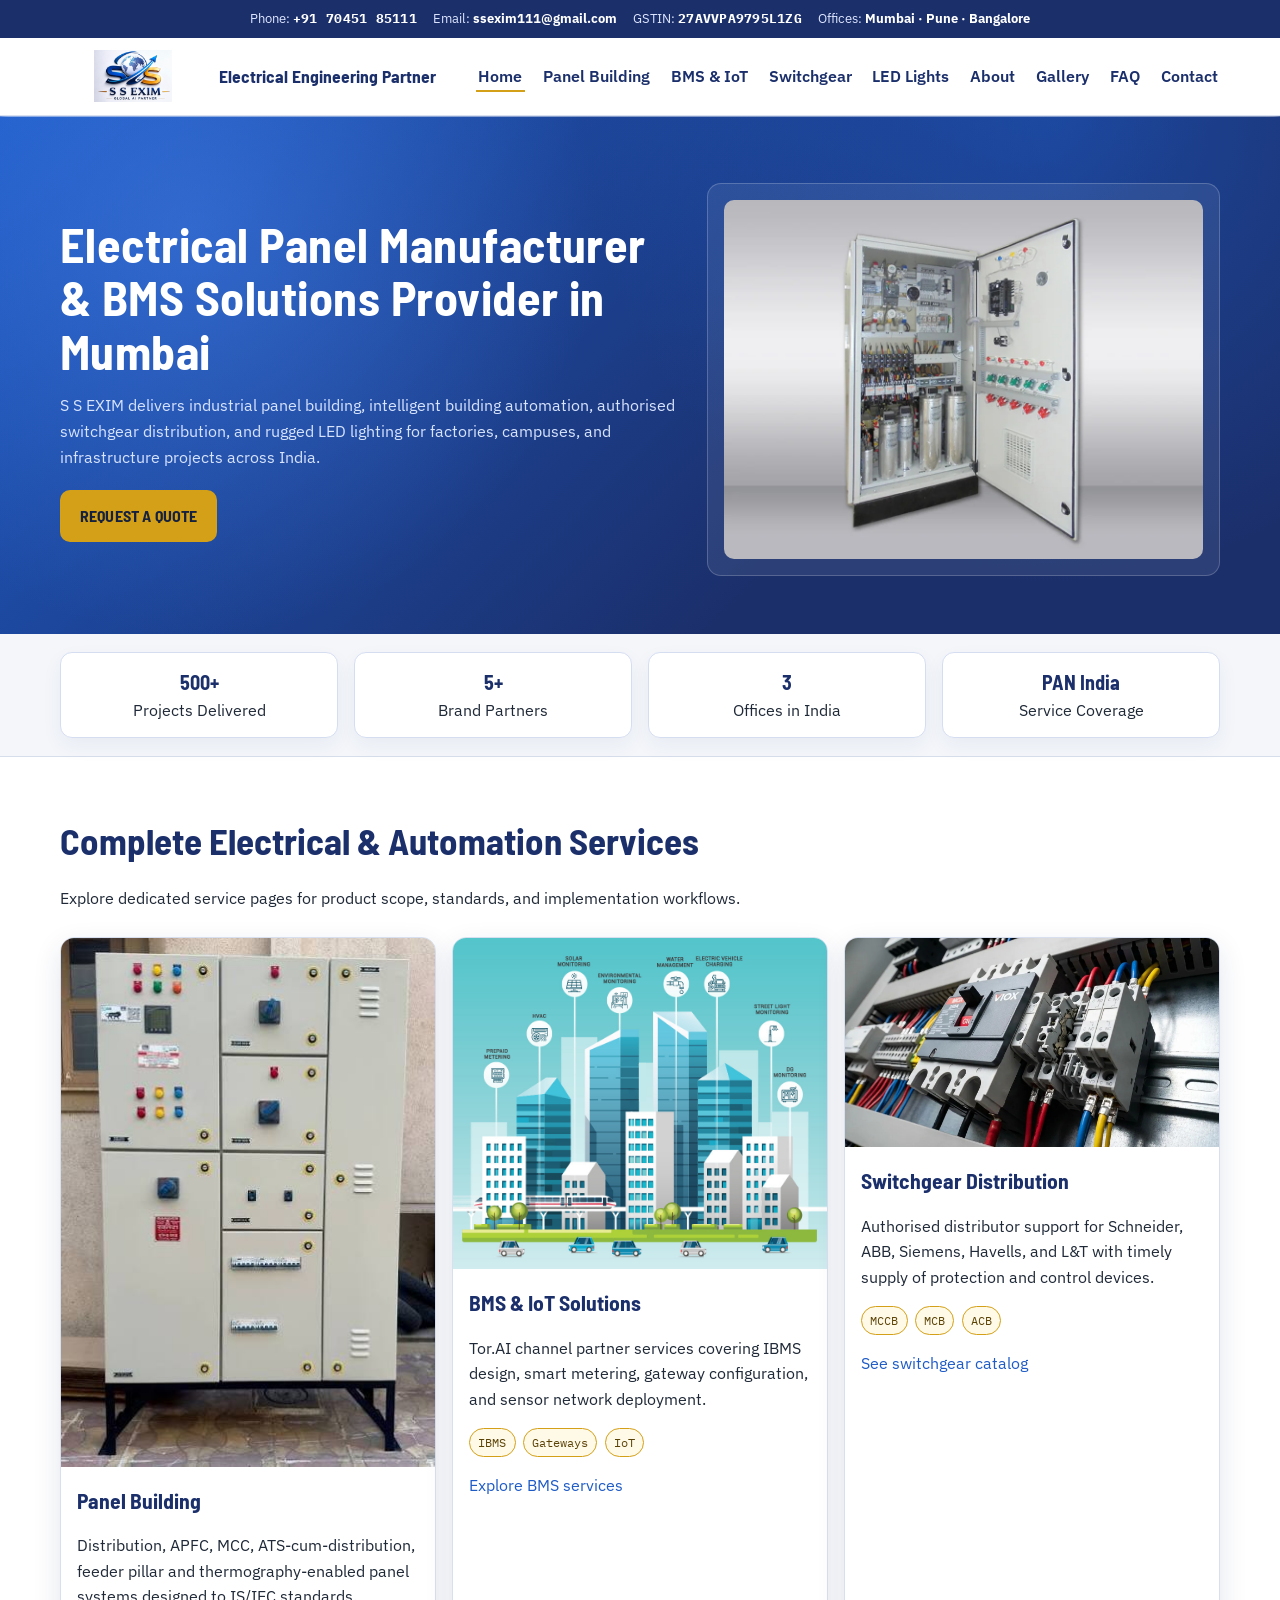
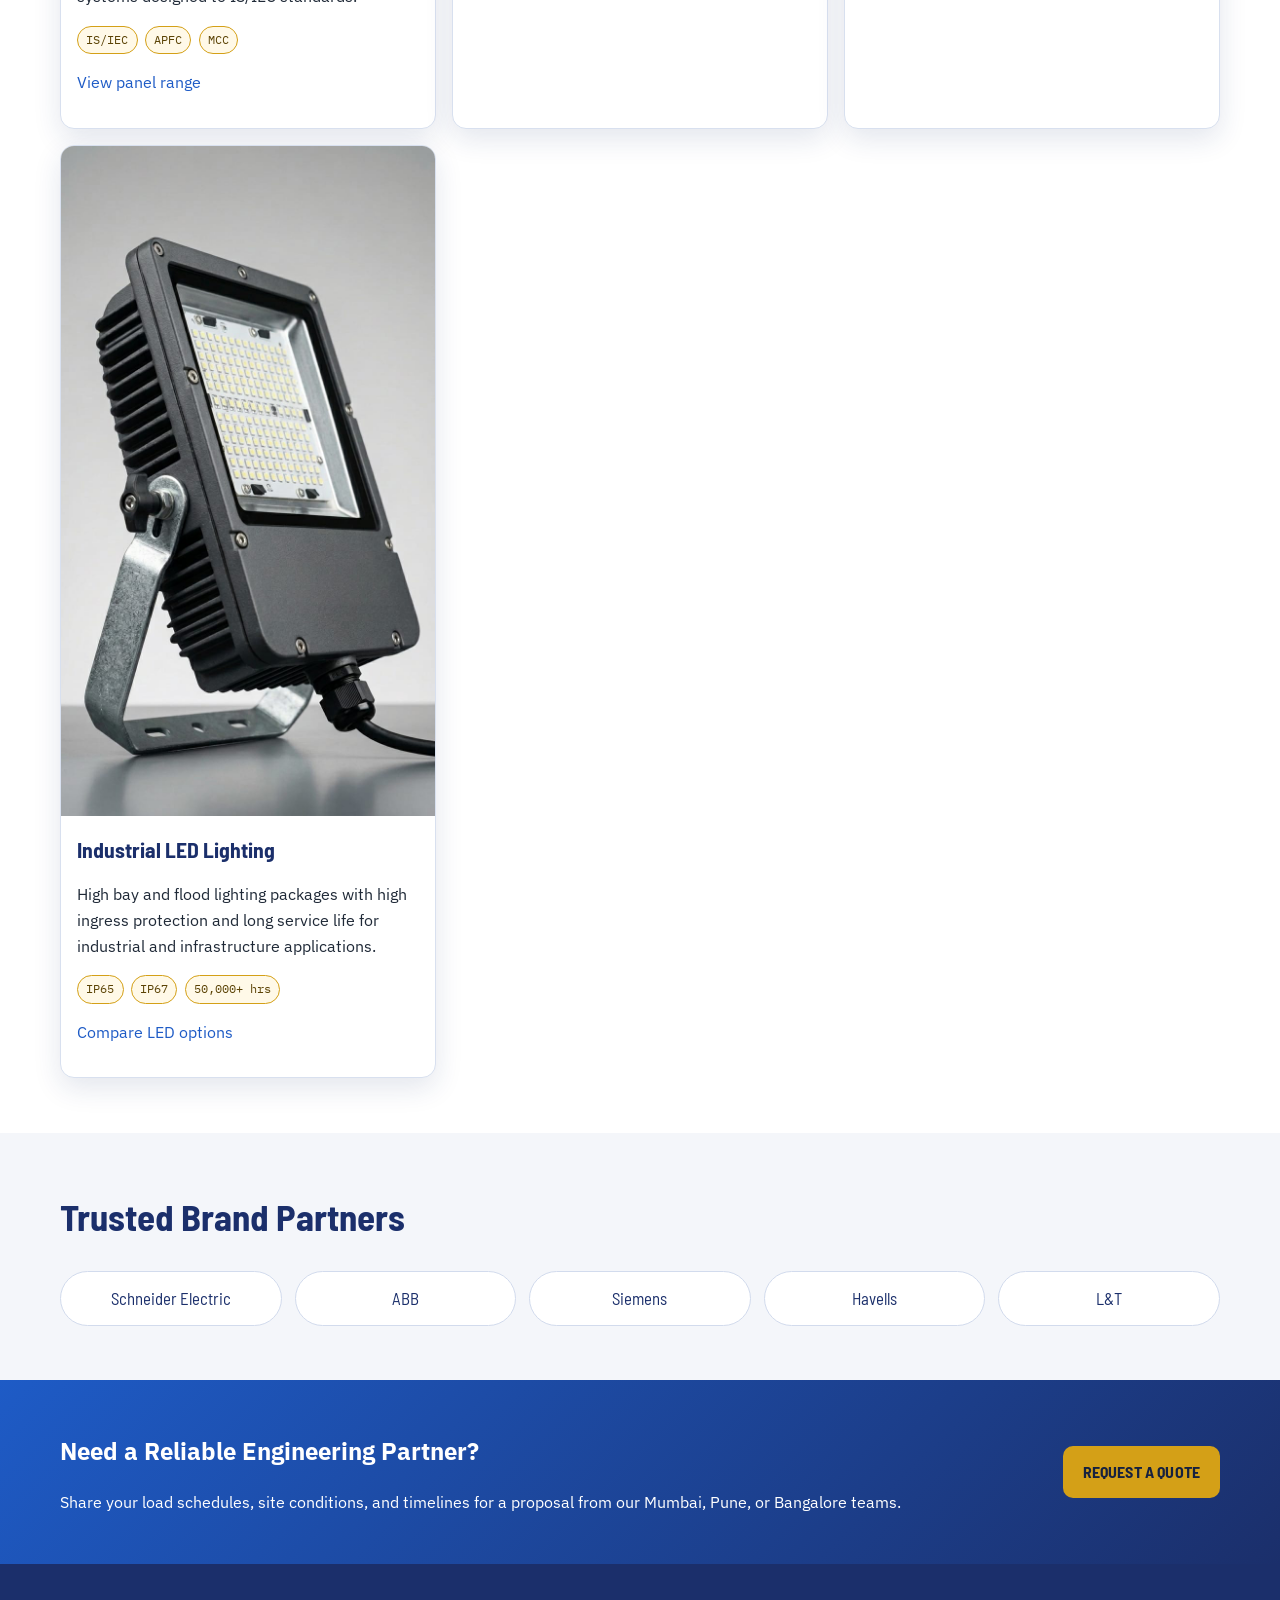
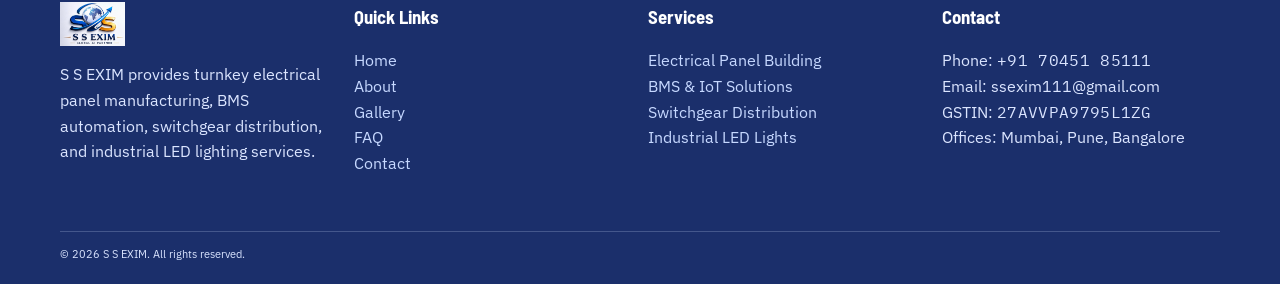
<file: index.html>
<!doctype html>
<html lang="en">
<head>
  <meta charset="utf-8">
  <meta name="viewport" content="width=device-width, initial-scale=1">
  <title>Electrical Panel Manufacturer Mumbai | S S EXIM</title>
  <meta name="description" content="S S EXIM is an electrical panel manufacturer in Mumbai offering BMS, IoT integration, switchgear distribution, and industrial LED lighting across India.">
  <link rel="icon" href="/favicon.ico" sizes="any">
  <link rel="stylesheet" href="/styles.css">
  <link rel="canonical" href="https://www.ss-exim.com/">
  <meta property="og:type" content="website">
  <meta property="og:title" content="Electrical Panel Manufacturer Mumbai | S S EXIM">
  <meta property="og:description" content="Electrical panel manufacturing, BMS automation, switchgear supply, and industrial LED solutions from Mumbai, Pune, and Bangalore.">
  <meta property="og:url" content="https://www.ss-exim.com/">
  <meta property="og:image" content="https://www.ss-exim.com/logo.jpg">
  <meta name="twitter:card" content="summary_large_image">
  <meta name="twitter:title" content="Electrical Panel Manufacturer Mumbai | S S EXIM">
  <meta name="twitter:description" content="End-to-end electrical panels, BMS and IoT integration, switchgear, and LED lighting solutions.">
  <meta name="twitter:image" content="https://www.ss-exim.com/logo.jpg">
  <script type="application/ld+json">
  {
    "@context": "https://schema.org",
    "@type": "Organization",
    "name": "S S EXIM",
    "url": "https://www.ss-exim.com/",
    "logo": "https://www.ss-exim.com/logo.jpg",
    "email": "mailto:ssexim111@gmail.com",
    "telephone": "+91 70451 85111",
    "taxID": "27AVVPA9795L1ZG",
    "address": {
      "@type": "PostalAddress",
      "streetAddress": "#1610 Paraiso Building, Kalyan-Shil Road, Nilje",
      "addressLocality": "Thane",
      "postalCode": "421204",
      "addressCountry": "IN"
    },
    "areaServed": "India"
  }
  </script>
  <script defer src="/main.js"></script>
</head>
<body>
  <div class="topbar">
    <div class="container">
      <span>Phone: <strong class="mono">+91 70451 85111</strong></span>
      <span>Email: <strong>ssexim111@gmail.com</strong></span>
      <span>GSTIN: <strong class="mono">27AVVPA9795L1ZG</strong></span>
      <span>Offices: <strong>Mumbai · Pune · Bangalore</strong></span>
    </div>
  </div>

  <header class="site-header">
    <div class="container header-inner">
      <a class="brand" href="/">
        <img src="/logo.jpg" alt="S S EXIM logo" width="146" height="52" loading="eager">
        <span>Electrical Engineering Partner</span>
      </a>
      <button class="nav-toggle" type="button" data-nav-toggle aria-expanded="false" aria-label="Toggle navigation">
        <span></span><span></span><span></span>
      </button>
      <nav class="main-nav" data-main-nav>
        <ul>
          <li><a class="active" href="/">Home</a></li>
          <li><a href="/panel-building.html">Panel Building</a></li>
          <li><a href="/bms-iot-solutions.html">BMS & IoT</a></li>
          <li><a href="/switchgear-distributor.html">Switchgear</a></li>
          <li><a href="/industrial-led-lights.html">LED Lights</a></li>
          <li><a href="/about.html">About</a></li>
          <li><a href="/gallery.html">Gallery</a></li>
          <li><a href="/faq.html">FAQ</a></li>
          <li><a href="/contact.html">Contact</a></li>
        </ul>
      </nav>
    </div>
  </header>

  <main>
    <section class="hero">
      <div class="container hero-grid">
        <div>
          <h1>Electrical Panel Manufacturer &amp; BMS Solutions Provider in Mumbai</h1>
          <p>S S EXIM delivers industrial panel building, intelligent building automation, authorised switchgear distribution, and rugged LED lighting for factories, campuses, and infrastructure projects across India.</p>
          <a class="cta-btn" href="/contact.html">Request a Quote</a>
        </div>
        <div class="hero-card">
          <img src="/panel-assembly-workshop.jpg" alt="Electrical panel assembly workshop in Mumbai" width="720" height="500" loading="lazy">
        </div>
      </div>
    </section>

    <section class="stat-strip">
      <div class="container stats">
        <div class="stat"><strong>500+</strong>Projects Delivered</div>
        <div class="stat"><strong>5+</strong>Brand Partners</div>
        <div class="stat"><strong>3</strong>Offices in India</div>
        <div class="stat"><strong>PAN India</strong>Service Coverage</div>
      </div>
    </section>

    <section class="section">
      <div class="container">
        <div class="section-head">
          <h2>Complete Electrical &amp; Automation Services</h2>
          <p>Explore dedicated service pages for product scope, standards, and implementation workflows.</p>
        </div>
        <div class="grid">
          <article class="card">
            <img src="/distribution-panel.jpg" alt="Distribution and APFC panel manufacturing" width="640" height="420" loading="lazy">
            <div class="card-body">
              <h3>Panel Building</h3>
              <p>Distribution, APFC, MCC, ATS-cum-distribution, feeder pillar and thermography-enabled panel systems designed to IS/IEC standards.</p>
              <div class="spec-chips">
                <span class="spec-chip">IS/IEC</span>
                <span class="spec-chip">APFC</span>
                <span class="spec-chip">MCC</span>
              </div>
              <p><a href="/panel-building.html">View panel range</a></p>
            </div>
          </article>

          <article class="card">
            <img src="/ibms.jpg" alt="IBMS dashboard and IoT integration" width="640" height="420" loading="lazy">
            <div class="card-body">
              <h3>BMS &amp; IoT Solutions</h3>
              <p>Tor.AI channel partner services covering IBMS design, smart metering, gateway configuration, and sensor network deployment.</p>
              <div class="spec-chips">
                <span class="spec-chip">IBMS</span>
                <span class="spec-chip">Gateways</span>
                <span class="spec-chip">IoT</span>
              </div>
              <p><a href="/bms-iot-solutions.html">Explore BMS services</a></p>
            </div>
          </article>

          <article class="card">
            <img src="/mccb-supply.jpg" alt="Authorised switchgear distribution for industrial projects" width="640" height="420" loading="lazy">
            <div class="card-body">
              <h3>Switchgear Distribution</h3>
              <p>Authorised distributor support for Schneider, ABB, Siemens, Havells, and L&amp;T with timely supply of protection and control devices.</p>
              <div class="spec-chips">
                <span class="spec-chip">MCCB</span>
                <span class="spec-chip">MCB</span>
                <span class="spec-chip">ACB</span>
              </div>
              <p><a href="/switchgear-distributor.html">See switchgear catalog</a></p>
            </div>
          </article>

          <article class="card">
            <img src="/high-bay-light.jpg" alt="Industrial LED high bay lights for warehouses" width="640" height="420" loading="lazy">
            <div class="card-body">
              <h3>Industrial LED Lighting</h3>
              <p>High bay and flood lighting packages with high ingress protection and long service life for industrial and infrastructure applications.</p>
              <div class="spec-chips">
                <span class="spec-chip">IP65</span>
                <span class="spec-chip">IP67</span>
                <span class="spec-chip">50,000+ hrs</span>
              </div>
              <p><a href="/industrial-led-lights.html">Compare LED options</a></p>
            </div>
          </article>
        </div>
      </div>
    </section>

    <section class="section section-alt">
      <div class="container">
        <div class="section-head">
          <h2>Trusted Brand Partners</h2>
        </div>
        <div class="partners">
          <div class="partner-pill">Schneider Electric</div>
          <div class="partner-pill">ABB</div>
          <div class="partner-pill">Siemens</div>
          <div class="partner-pill">Havells</div>
          <div class="partner-pill">L&amp;T</div>
        </div>
      </div>
    </section>

    <section class="cta-band">
      <div class="container">
        <div>
          <h2>Need a Reliable Engineering Partner?</h2>
          <p>Share your load schedules, site conditions, and timelines for a proposal from our Mumbai, Pune, or Bangalore teams.</p>
        </div>
        <a class="cta-btn" href="/contact.html">Request a Quote</a>
      </div>
    </section>
  </main>

  <footer class="site-footer">
    <div class="container footer-grid">
      <div>
        <img class="footer-logo" src="/logo.jpg" alt="S S EXIM logo for footer" width="150" height="54" loading="lazy">
        <p>S S EXIM provides turnkey electrical panel manufacturing, BMS automation, switchgear distribution, and industrial LED lighting services.</p>
      </div>
      <div>
        <h3>Quick Links</h3>
        <p><a href="/">Home</a><br><a href="/about.html">About</a><br><a href="/gallery.html">Gallery</a><br><a href="/faq.html">FAQ</a><br><a href="/contact.html">Contact</a></p>
      </div>
      <div>
        <h3>Services</h3>
        <p><a href="/panel-building.html">Electrical Panel Building</a><br><a href="/bms-iot-solutions.html">BMS & IoT Solutions</a><br><a href="/switchgear-distributor.html">Switchgear Distribution</a><br><a href="/industrial-led-lights.html">Industrial LED Lights</a></p>
      </div>
      <div>
        <h3>Contact</h3>
        <p>Phone: <span class="mono">+91 70451 85111</span><br>Email: ssexim111@gmail.com<br>GSTIN: <span class="mono">27AVVPA9795L1ZG</span><br>Offices: Mumbai, Pune, Bangalore</p>
      </div>
    </div>
    <div class="container footer-bottom">
      <small>© 2026 S S EXIM. All rights reserved.</small>
    </div>
  </footer>
</body>
</html>
</file>
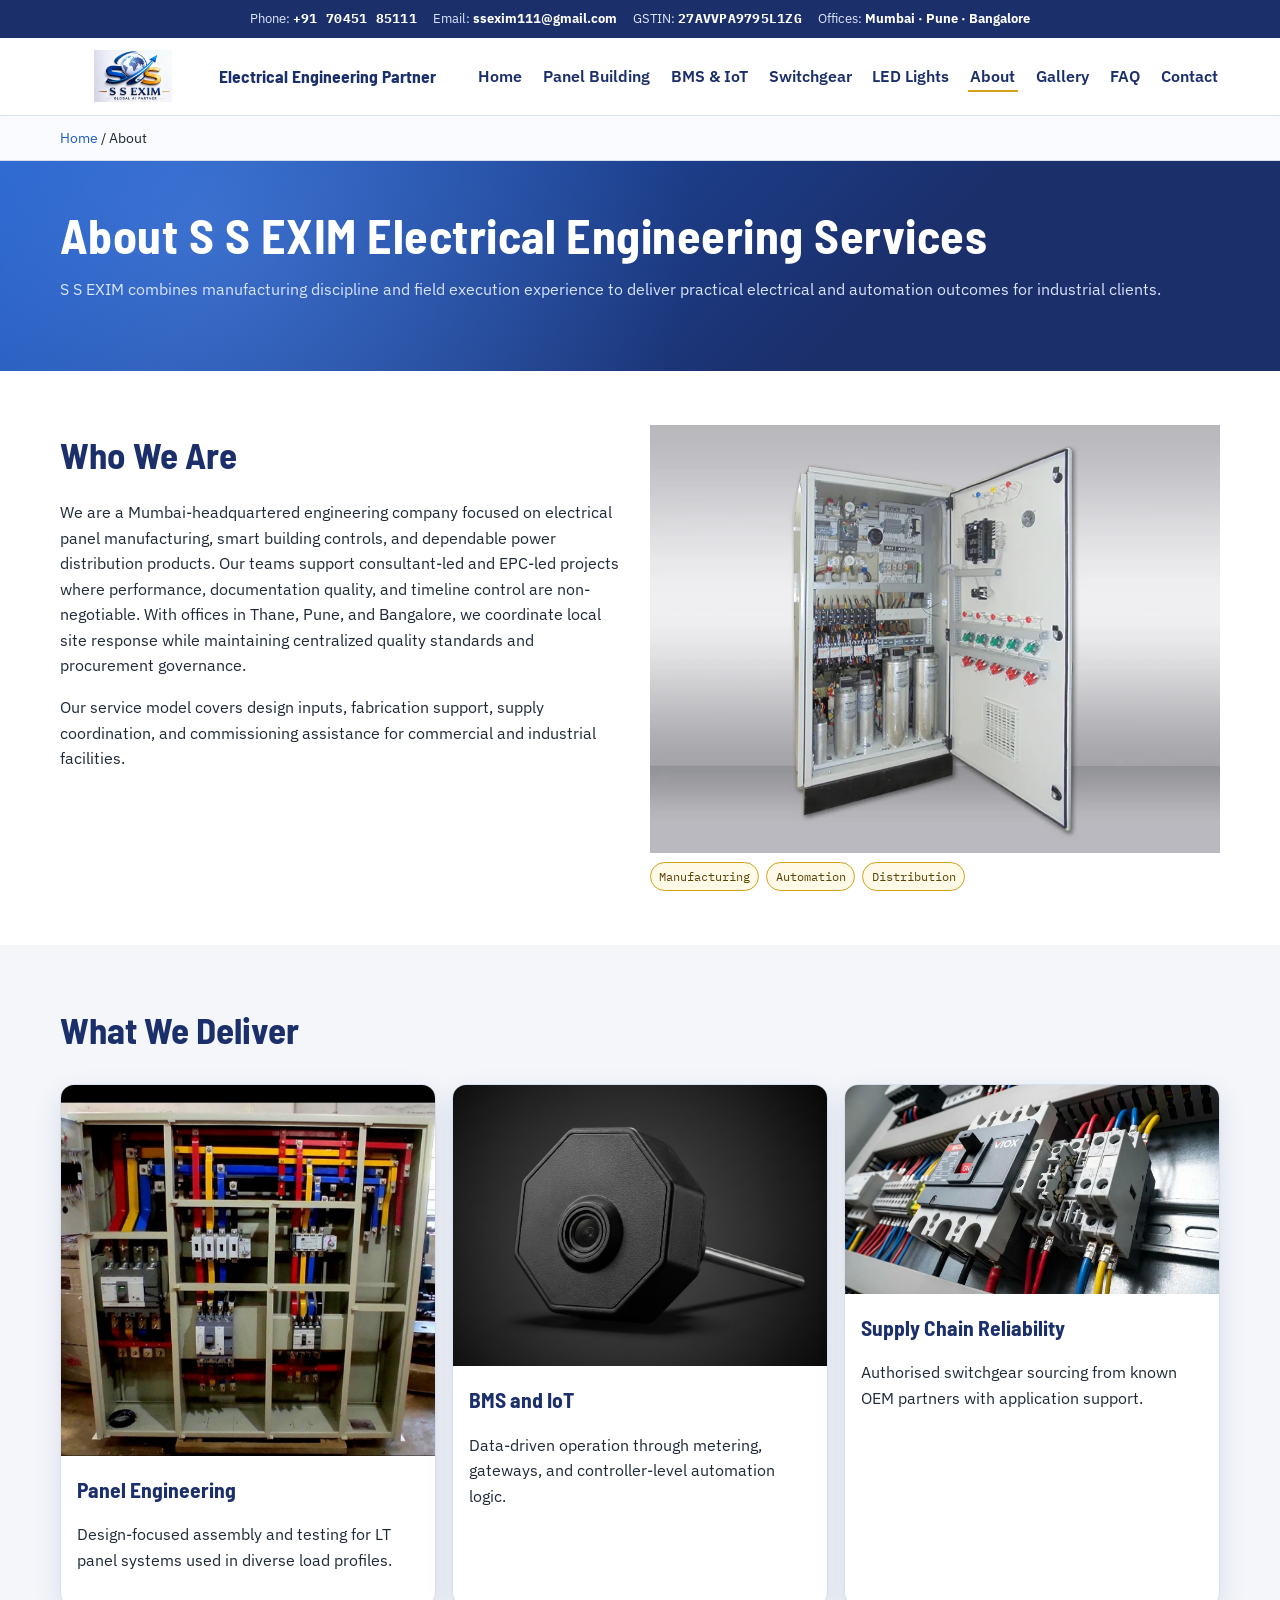
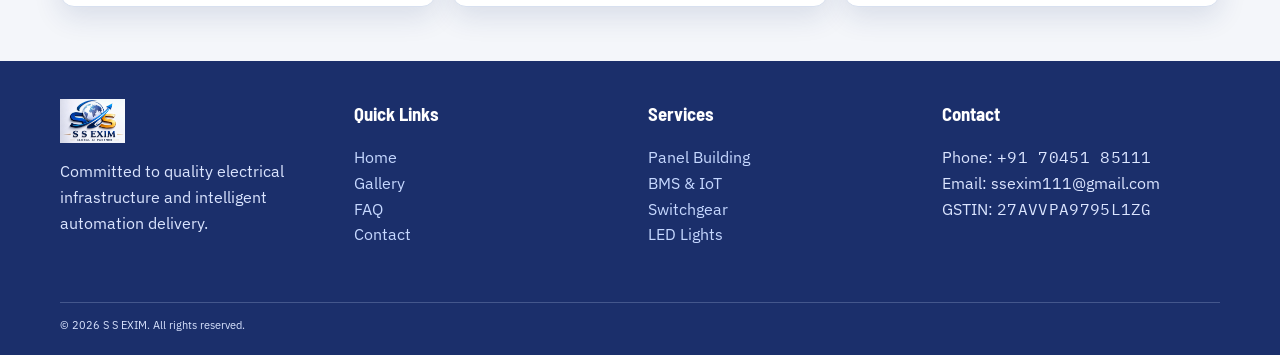
<file: about.html>
<!doctype html>
<html lang="en">
<head>
  <meta charset="utf-8">
  <meta name="viewport" content="width=device-width, initial-scale=1">
  <title>About S S EXIM | Electrical Engineering Company</title>
  <meta name="description" content="Learn about S S EXIM, an electrical panel manufacturer and BMS solutions company serving Mumbai, Pune, and Bangalore with PAN India execution.">
  <link rel="icon" href="/favicon.ico" sizes="any">
  <link rel="stylesheet" href="/styles.css">
  <link rel="canonical" href="https://www.ss-exim.com/about.html">
  <meta property="og:type" content="website">
  <meta property="og:title" content="About S S EXIM | Electrical Engineering Company">
  <meta property="og:description" content="S S EXIM provides panel manufacturing, BMS integration, switchgear distribution, and industrial LED solutions.">
  <meta property="og:url" content="https://www.ss-exim.com/about.html">
  <meta property="og:image" content="https://www.ss-exim.com/logo.jpg">
  <meta name="twitter:card" content="summary_large_image">
  <meta name="twitter:title" content="About S S EXIM | Electrical Engineering Company">
  <meta name="twitter:description" content="Engineering-driven electrical and automation services from three India offices.">
  <meta name="twitter:image" content="https://www.ss-exim.com/logo.jpg">
  <script type="application/ld+json">
  {
    "@context": "https://schema.org",
    "@type": "BreadcrumbList",
    "itemListElement": [
      {"@type": "ListItem", "position": 1, "name": "Home", "item": "https://www.ss-exim.com/"},
      {"@type": "ListItem", "position": 2, "name": "About", "item": "https://www.ss-exim.com/about.html"}
    ]
  }
  </script>
  <script defer src="/main.js"></script>
</head>
<body>
  <div class="topbar"><div class="container"><span>Phone: <strong class="mono">+91 70451 85111</strong></span><span>Email: <strong>ssexim111@gmail.com</strong></span><span>GSTIN: <strong class="mono">27AVVPA9795L1ZG</strong></span><span>Offices: <strong>Mumbai · Pune · Bangalore</strong></span></div></div>
  <header class="site-header"><div class="container header-inner"><a class="brand" href="/"><img src="/logo.jpg" alt="S S EXIM logo" width="146" height="52" loading="eager"><span>Electrical Engineering Partner</span></a><button class="nav-toggle" type="button" data-nav-toggle aria-expanded="false" aria-label="Toggle navigation"><span></span><span></span><span></span></button><nav class="main-nav" data-main-nav><ul><li><a href="/">Home</a></li><li><a href="/panel-building.html">Panel Building</a></li><li><a href="/bms-iot-solutions.html">BMS & IoT</a></li><li><a href="/switchgear-distributor.html">Switchgear</a></li><li><a href="/industrial-led-lights.html">LED Lights</a></li><li><a class="active" href="/about.html">About</a></li><li><a href="/gallery.html">Gallery</a></li><li><a href="/faq.html">FAQ</a></li><li><a href="/contact.html">Contact</a></li></ul></nav></div></header>
  <div class="breadcrumbs"><div class="container"><a href="/">Home</a> / <span>About</span></div></div>

  <main>
    <section class="page-hero"><div class="container"><h1>About S S EXIM Electrical Engineering Services</h1><p>S S EXIM combines manufacturing discipline and field execution experience to deliver practical electrical and automation outcomes for industrial clients.</p></div></section>

    <section class="section"><div class="container two-col"><article><h2>Who We Are</h2><p>We are a Mumbai-headquartered engineering company focused on electrical panel manufacturing, smart building controls, and dependable power distribution products. Our teams support consultant-led and EPC-led projects where performance, documentation quality, and timeline control are non-negotiable. With offices in Thane, Pune, and Bangalore, we coordinate local site response while maintaining centralized quality standards and procurement governance.</p><p>Our service model covers design inputs, fabrication support, supply coordination, and commissioning assistance for commercial and industrial facilities.</p></article><article><img src="/panel-assembly-workshop.jpg" alt="S S EXIM electrical panel manufacturing team" width="760" height="520" loading="lazy"><div class="spec-chips"><span class="spec-chip">Manufacturing</span><span class="spec-chip">Automation</span><span class="spec-chip">Distribution</span></div></article></div></section>

    <section class="section section-alt"><div class="container"><div class="section-head"><h2>What We Deliver</h2></div><div class="grid"><article class="card"><img src="/busbar-distribution-panel.jpg" alt="Busbar panel engineering and assembly" width="640" height="420" loading="lazy"><div class="card-body"><h3>Panel Engineering</h3><p>Design-focused assembly and testing for LT panel systems used in diverse load profiles.</p></div></article><article class="card"><img src="/iot-sensor-network.jpg" alt="IoT sensor network deployment for building management" width="640" height="420" loading="lazy"><div class="card-body"><h3>BMS and IoT</h3><p>Data-driven operation through metering, gateways, and controller-level automation logic.</p></div></article><article class="card"><img src="/mccb-supply.jpg" alt="Switchgear distribution and supply support" width="640" height="420" loading="lazy"><div class="card-body"><h3>Supply Chain Reliability</h3><p>Authorised switchgear sourcing from known OEM partners with application support.</p></div></article></div></div></section>
  </main>

  <footer class="site-footer"><div class="container footer-grid"><div><img class="footer-logo" src="/logo.jpg" alt="S S EXIM footer logo" width="150" height="54" loading="lazy"><p>Committed to quality electrical infrastructure and intelligent automation delivery.</p></div><div><h3>Quick Links</h3><p><a href="/">Home</a><br><a href="/gallery.html">Gallery</a><br><a href="/faq.html">FAQ</a><br><a href="/contact.html">Contact</a></p></div><div><h3>Services</h3><p><a href="/panel-building.html">Panel Building</a><br><a href="/bms-iot-solutions.html">BMS & IoT</a><br><a href="/switchgear-distributor.html">Switchgear</a><br><a href="/industrial-led-lights.html">LED Lights</a></p></div><div><h3>Contact</h3><p>Phone: <span class="mono">+91 70451 85111</span><br>Email: ssexim111@gmail.com<br>GSTIN: <span class="mono">27AVVPA9795L1ZG</span></p></div></div><div class="container footer-bottom"><small>© 2026 S S EXIM. All rights reserved.</small></div></footer>
</body>
</html>
</file>
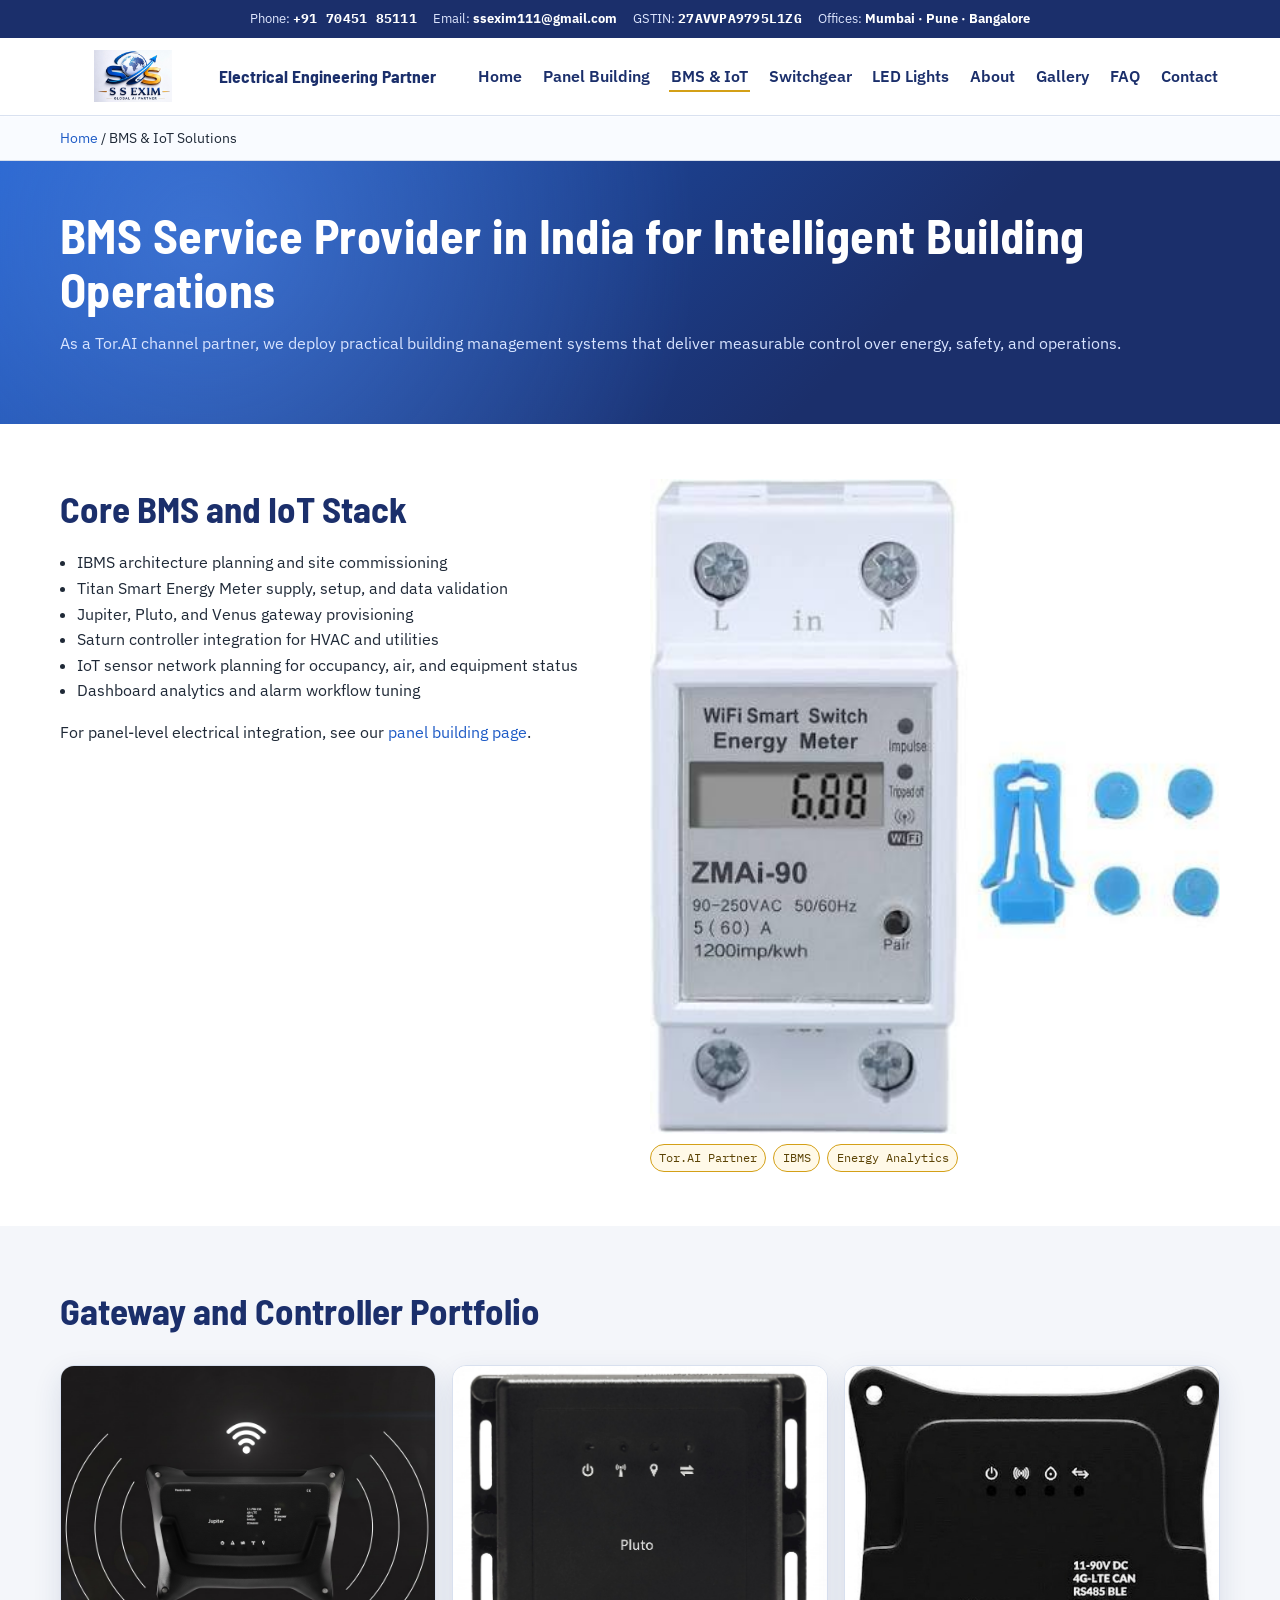
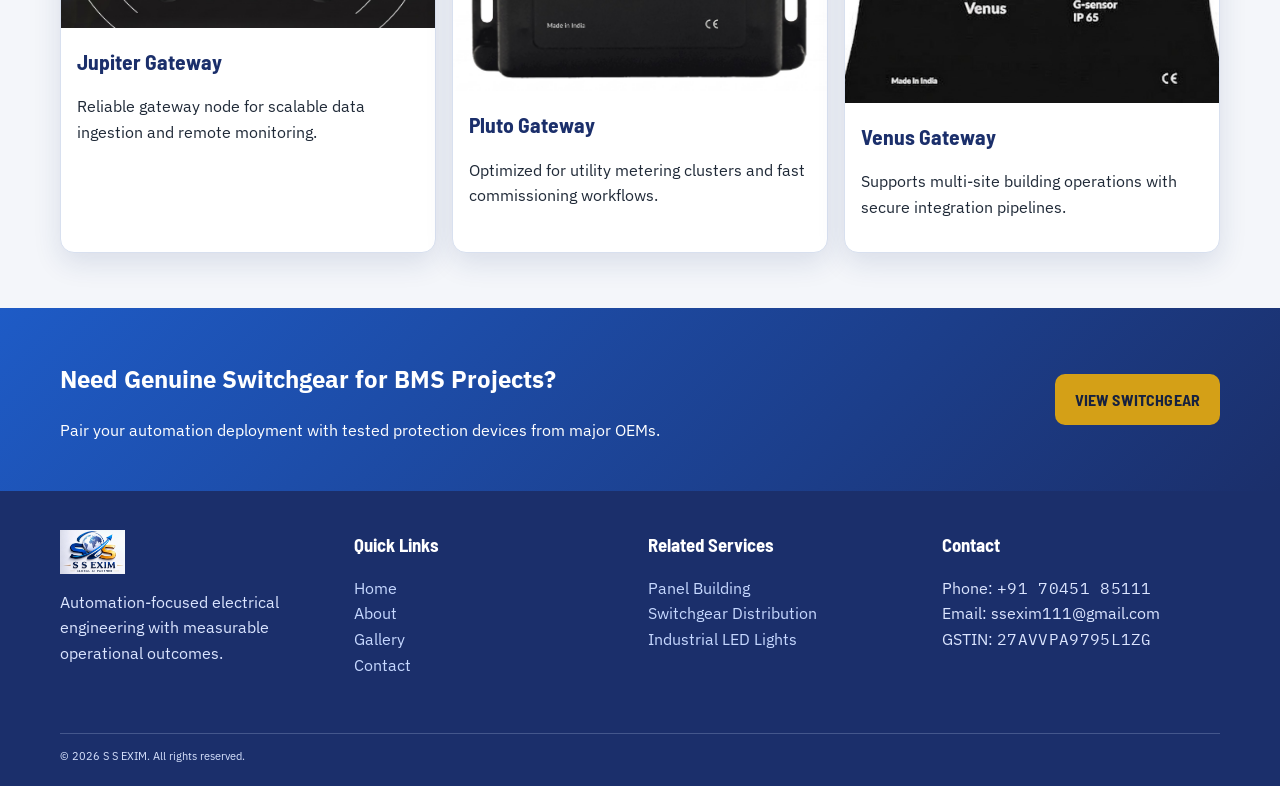
<file: bms-iot-solutions.html>
<!doctype html>
<html lang="en">
<head>
  <meta charset="utf-8">
  <meta name="viewport" content="width=device-width, initial-scale=1">
  <title>BMS Service Provider India | Tor.AI Partner | S S EXIM</title>
  <meta name="description" content="BMS service provider in India for IBMS, Titan smart energy meters, Jupiter/Pluto/Venus gateways, Saturn controllers, and sensor networks.">
  <link rel="icon" href="/favicon.ico" sizes="any">
  <link rel="stylesheet" href="/styles.css">
  <link rel="canonical" href="https://www.ss-exim.com/bms-iot-solutions.html">
  <meta property="og:type" content="website">
  <meta property="og:title" content="BMS Service Provider India | Tor.AI Partner | S S EXIM">
  <meta property="og:description" content="Tor.AI channel partner delivering IBMS, smart metering, gateways, and IoT integrations for commercial and industrial facilities.">
  <meta property="og:url" content="https://www.ss-exim.com/bms-iot-solutions.html">
  <meta property="og:image" content="https://www.ss-exim.com/logo.jpg">
  <meta name="twitter:card" content="summary_large_image">
  <meta name="twitter:title" content="BMS Service Provider India | Tor.AI Partner | S S EXIM">
  <meta name="twitter:description" content="IBMS, smart energy metering, IoT gateway deployment, and controller integration services.">
  <meta name="twitter:image" content="https://www.ss-exim.com/logo.jpg">
  <script type="application/ld+json">
  {
    "@context": "https://schema.org",
    "@type": "BreadcrumbList",
    "itemListElement": [
      {"@type": "ListItem", "position": 1, "name": "Home", "item": "https://www.ss-exim.com/"},
      {"@type": "ListItem", "position": 2, "name": "BMS IoT Solutions", "item": "https://www.ss-exim.com/bms-iot-solutions.html"}
    ]
  }
  </script>
  <script defer src="/main.js"></script>
</head>
<body>
  <div class="topbar"><div class="container"><span>Phone: <strong class="mono">+91 70451 85111</strong></span><span>Email: <strong>ssexim111@gmail.com</strong></span><span>GSTIN: <strong class="mono">27AVVPA9795L1ZG</strong></span><span>Offices: <strong>Mumbai · Pune · Bangalore</strong></span></div></div>
  <header class="site-header"><div class="container header-inner"><a class="brand" href="/"><img src="/logo.jpg" alt="S S EXIM logo" width="146" height="52" loading="eager"><span>Electrical Engineering Partner</span></a><button class="nav-toggle" type="button" data-nav-toggle aria-expanded="false" aria-label="Toggle navigation"><span></span><span></span><span></span></button><nav class="main-nav" data-main-nav><ul><li><a href="/">Home</a></li><li><a href="/panel-building.html">Panel Building</a></li><li><a class="active" href="/bms-iot-solutions.html">BMS & IoT</a></li><li><a href="/switchgear-distributor.html">Switchgear</a></li><li><a href="/industrial-led-lights.html">LED Lights</a></li><li><a href="/about.html">About</a></li><li><a href="/gallery.html">Gallery</a></li><li><a href="/faq.html">FAQ</a></li><li><a href="/contact.html">Contact</a></li></ul></nav></div></header>
  <div class="breadcrumbs"><div class="container"><a href="/">Home</a> / <span>BMS & IoT Solutions</span></div></div>

  <main>
    <section class="page-hero"><div class="container"><h1>BMS Service Provider in India for Intelligent Building Operations</h1><p>As a Tor.AI channel partner, we deploy practical building management systems that deliver measurable control over energy, safety, and operations.</p></div></section>

    <section class="section"><div class="container two-col"><article><h2>Core BMS and IoT Stack</h2><ul class="list-clean"><li>IBMS architecture planning and site commissioning</li><li>Titan Smart Energy Meter supply, setup, and data validation</li><li>Jupiter, Pluto, and Venus gateway provisioning</li><li>Saturn controller integration for HVAC and utilities</li><li>IoT sensor network planning for occupancy, air, and equipment status</li><li>Dashboard analytics and alarm workflow tuning</li></ul><p>For panel-level electrical integration, see our <a href="/panel-building.html">panel building page</a>.</p></article><article><img src="/smart-energy-meter.jpg" alt="Titan smart energy meter integration for BMS" width="760" height="520" loading="lazy"><div class="spec-chips"><span class="spec-chip">Tor.AI Partner</span><span class="spec-chip">IBMS</span><span class="spec-chip">Energy Analytics</span></div></article></div></section>

    <section class="section section-alt"><div class="container"><div class="section-head"><h2>Gateway and Controller Portfolio</h2></div><div class="grid"><article class="card"><img src="/jupiter-gateway.jpg" alt="Jupiter IoT gateway for building management network" width="640" height="420" loading="lazy"><div class="card-body"><h3>Jupiter Gateway</h3><p>Reliable gateway node for scalable data ingestion and remote monitoring.</p></div></article><article class="card"><img src="/pluto-gateway.jpg" alt="Pluto gateway for utility data aggregation" width="640" height="420" loading="lazy"><div class="card-body"><h3>Pluto Gateway</h3><p>Optimized for utility metering clusters and fast commissioning workflows.</p></div></article><article class="card"><img src="/venus-gateway.jpg" alt="Venus IoT gateway for multi-site management" width="640" height="420" loading="lazy"><div class="card-body"><h3>Venus Gateway</h3><p>Supports multi-site building operations with secure integration pipelines.</p></div></article></div></div></section>

    <section class="cta-band"><div class="container"><div><h2>Need Genuine Switchgear for BMS Projects?</h2><p>Pair your automation deployment with tested protection devices from major OEMs.</p></div><a class="cta-btn" href="/switchgear-distributor.html">View Switchgear</a></div></section>
  </main>

  <footer class="site-footer"><div class="container footer-grid"><div><img class="footer-logo" src="/logo.jpg" alt="S S EXIM footer logo" width="150" height="54" loading="lazy"><p>Automation-focused electrical engineering with measurable operational outcomes.</p></div><div><h3>Quick Links</h3><p><a href="/">Home</a><br><a href="/about.html">About</a><br><a href="/gallery.html">Gallery</a><br><a href="/contact.html">Contact</a></p></div><div><h3>Related Services</h3><p><a href="/panel-building.html">Panel Building</a><br><a href="/switchgear-distributor.html">Switchgear Distribution</a><br><a href="/industrial-led-lights.html">Industrial LED Lights</a></p></div><div><h3>Contact</h3><p>Phone: <span class="mono">+91 70451 85111</span><br>Email: ssexim111@gmail.com<br>GSTIN: <span class="mono">27AVVPA9795L1ZG</span></p></div></div><div class="container footer-bottom"><small>© 2026 S S EXIM. All rights reserved.</small></div></footer>
</body>
</html>
</file>
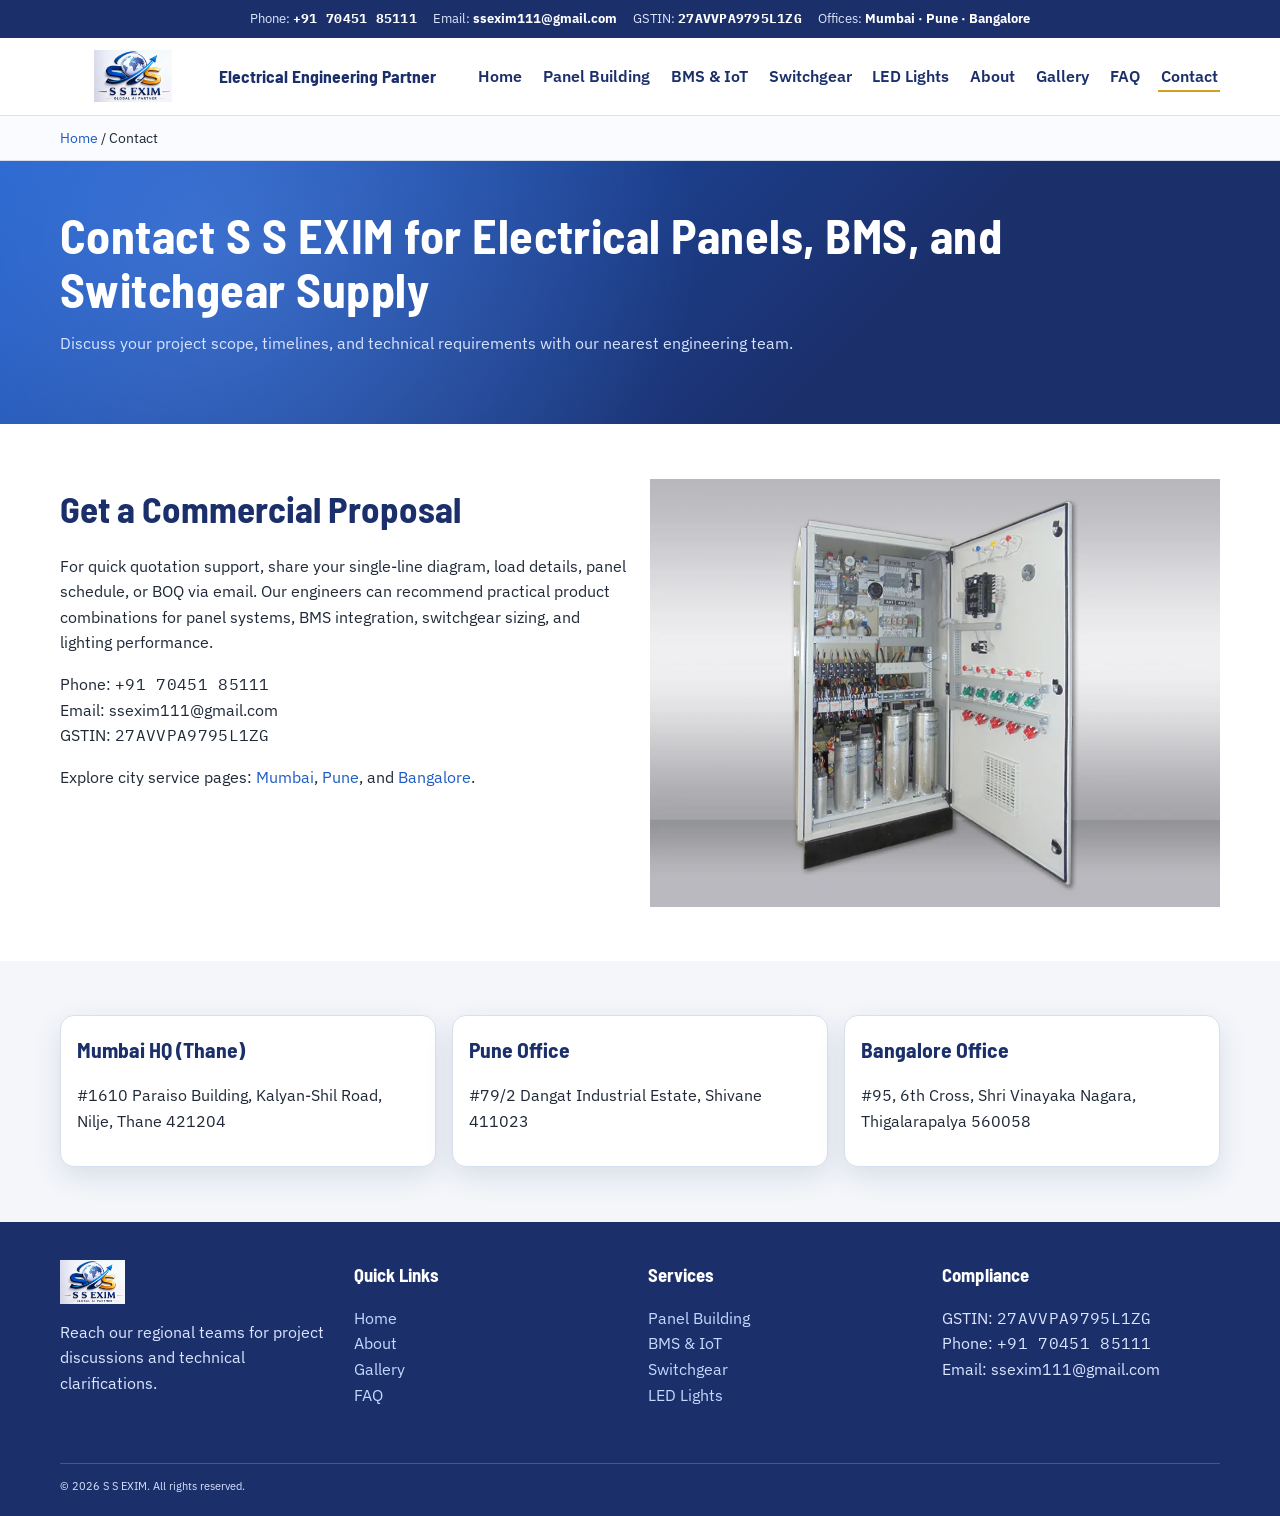
<file: contact.html>
<!doctype html>
<html lang="en">
<head>
  <meta charset="utf-8">
  <meta name="viewport" content="width=device-width, initial-scale=1">
  <title>Contact S S EXIM | Mumbai Pune Bangalore Offices</title>
  <meta name="description" content="Contact S S EXIM for electrical panel manufacturing, BMS services, switchgear supply, and industrial LED projects from Mumbai, Pune, and Bangalore.">
  <link rel="icon" href="/favicon.ico" sizes="any">
  <link rel="stylesheet" href="/styles.css">
  <link rel="canonical" href="https://www.ss-exim.com/contact.html">
  <meta property="og:type" content="website">
  <meta property="og:title" content="Contact S S EXIM | Mumbai Pune Bangalore Offices">
  <meta property="og:description" content="Reach S S EXIM teams in Thane, Pune, and Bangalore for electrical and automation project support.">
  <meta property="og:url" content="https://www.ss-exim.com/contact.html">
  <meta property="og:image" content="https://www.ss-exim.com/logo.jpg">
  <meta name="twitter:card" content="summary_large_image">
  <meta name="twitter:title" content="Contact S S EXIM | Mumbai Pune Bangalore Offices">
  <meta name="twitter:description" content="Phone, email, GSTIN, and office addresses for S S EXIM across three cities.">
  <meta name="twitter:image" content="https://www.ss-exim.com/logo.jpg">
  <script type="application/ld+json">
  {
    "@context": "https://schema.org",
    "@graph": [
      {
        "@type": "LocalBusiness",
        "name": "S S EXIM Mumbai HQ",
        "telephone": "+91 70451 85111",
        "email": "ssexim111@gmail.com",
        "taxID": "27AVVPA9795L1ZG",
        "address": {
          "@type": "PostalAddress",
          "streetAddress": "#1610 Paraiso Building, Kalyan-Shil Road, Nilje",
          "addressLocality": "Thane",
          "postalCode": "421204",
          "addressCountry": "IN"
        },
        "geo": {"@type": "GeoCoordinates", "latitude": 19.1728, "longitude": 73.0498}
      },
      {
        "@type": "LocalBusiness",
        "name": "S S EXIM Pune Office",
        "telephone": "+91 70451 85111",
        "email": "ssexim111@gmail.com",
        "address": {
          "@type": "PostalAddress",
          "streetAddress": "#79/2 Dangat Industrial Estate, Shivane",
          "addressLocality": "Pune",
          "postalCode": "411023",
          "addressCountry": "IN"
        },
        "geo": {"@type": "GeoCoordinates", "latitude": 18.4613, "longitude": 73.7802}
      },
      {
        "@type": "LocalBusiness",
        "name": "S S EXIM Bangalore Office",
        "telephone": "+91 70451 85111",
        "email": "ssexim111@gmail.com",
        "address": {
          "@type": "PostalAddress",
          "streetAddress": "#95, 6th Cross, Shri Vinayaka Nagara, Thigalarapalya",
          "addressLocality": "Bengaluru",
          "postalCode": "560058",
          "addressCountry": "IN"
        },
        "geo": {"@type": "GeoCoordinates", "latitude": 12.9787, "longitude": 77.4859}
      },
      {
        "@type": "BreadcrumbList",
        "itemListElement": [
          {"@type": "ListItem", "position": 1, "name": "Home", "item": "https://www.ss-exim.com/"},
          {"@type": "ListItem", "position": 2, "name": "Contact", "item": "https://www.ss-exim.com/contact.html"}
        ]
      }
    ]
  }
  </script>
  <script defer src="/main.js"></script>
</head>
<body>
  <div class="topbar"><div class="container"><span>Phone: <strong class="mono">+91 70451 85111</strong></span><span>Email: <strong>ssexim111@gmail.com</strong></span><span>GSTIN: <strong class="mono">27AVVPA9795L1ZG</strong></span><span>Offices: <strong>Mumbai · Pune · Bangalore</strong></span></div></div>
  <header class="site-header"><div class="container header-inner"><a class="brand" href="/"><img src="/logo.jpg" alt="S S EXIM logo" width="146" height="52" loading="eager"><span>Electrical Engineering Partner</span></a><button class="nav-toggle" type="button" data-nav-toggle aria-expanded="false" aria-label="Toggle navigation"><span></span><span></span><span></span></button><nav class="main-nav" data-main-nav><ul><li><a href="/">Home</a></li><li><a href="/panel-building.html">Panel Building</a></li><li><a href="/bms-iot-solutions.html">BMS & IoT</a></li><li><a href="/switchgear-distributor.html">Switchgear</a></li><li><a href="/industrial-led-lights.html">LED Lights</a></li><li><a href="/about.html">About</a></li><li><a href="/gallery.html">Gallery</a></li><li><a href="/faq.html">FAQ</a></li><li><a class="active" href="/contact.html">Contact</a></li></ul></nav></div></header>
  <div class="breadcrumbs"><div class="container"><a href="/">Home</a> / <span>Contact</span></div></div>

  <main>
    <section class="page-hero"><div class="container"><h1>Contact S S EXIM for Electrical Panels, BMS, and Switchgear Supply</h1><p>Discuss your project scope, timelines, and technical requirements with our nearest engineering team.</p></div></section>

    <section class="section"><div class="container two-col"><article><h2>Get a Commercial Proposal</h2><p>For quick quotation support, share your single-line diagram, load details, panel schedule, or BOQ via email. Our engineers can recommend practical product combinations for panel systems, BMS integration, switchgear sizing, and lighting performance.</p><p>Phone: <span class="mono">+91 70451 85111</span><br>Email: ssexim111@gmail.com<br>GSTIN: <span class="mono">27AVVPA9795L1ZG</span></p><p>Explore city service pages: <a href="/electrical-panel-manufacturer-mumbai.html">Mumbai</a>, <a href="/electrical-panel-manufacturer-pune.html">Pune</a>, and <a href="/electrical-panel-manufacturer-bangalore.html">Bangalore</a>.</p></article><article><img src="/panel-assembly-workshop.jpg" alt="S S EXIM contact for panel manufacturing and BMS execution" width="760" height="520" loading="lazy"></article></div></section>

    <section class="section section-alt"><div class="container"><div class="grid"><article class="card"><div class="card-body"><h3>Mumbai HQ (Thane)</h3><p>#1610 Paraiso Building, Kalyan-Shil Road, Nilje, Thane 421204</p></div></article><article class="card"><div class="card-body"><h3>Pune Office</h3><p>#79/2 Dangat Industrial Estate, Shivane 411023</p></div></article><article class="card"><div class="card-body"><h3>Bangalore Office</h3><p>#95, 6th Cross, Shri Vinayaka Nagara, Thigalarapalya 560058</p></div></article></div></div></section>
  </main>

  <footer class="site-footer"><div class="container footer-grid"><div><img class="footer-logo" src="/logo.jpg" alt="S S EXIM footer logo" width="150" height="54" loading="lazy"><p>Reach our regional teams for project discussions and technical clarifications.</p></div><div><h3>Quick Links</h3><p><a href="/">Home</a><br><a href="/about.html">About</a><br><a href="/gallery.html">Gallery</a><br><a href="/faq.html">FAQ</a></p></div><div><h3>Services</h3><p><a href="/panel-building.html">Panel Building</a><br><a href="/bms-iot-solutions.html">BMS & IoT</a><br><a href="/switchgear-distributor.html">Switchgear</a><br><a href="/industrial-led-lights.html">LED Lights</a></p></div><div><h3>Compliance</h3><p>GSTIN: <span class="mono">27AVVPA9795L1ZG</span><br>Phone: <span class="mono">+91 70451 85111</span><br>Email: ssexim111@gmail.com</p></div></div><div class="container footer-bottom"><small>© 2026 S S EXIM. All rights reserved.</small></div></footer>
</body>
</html>
</file>
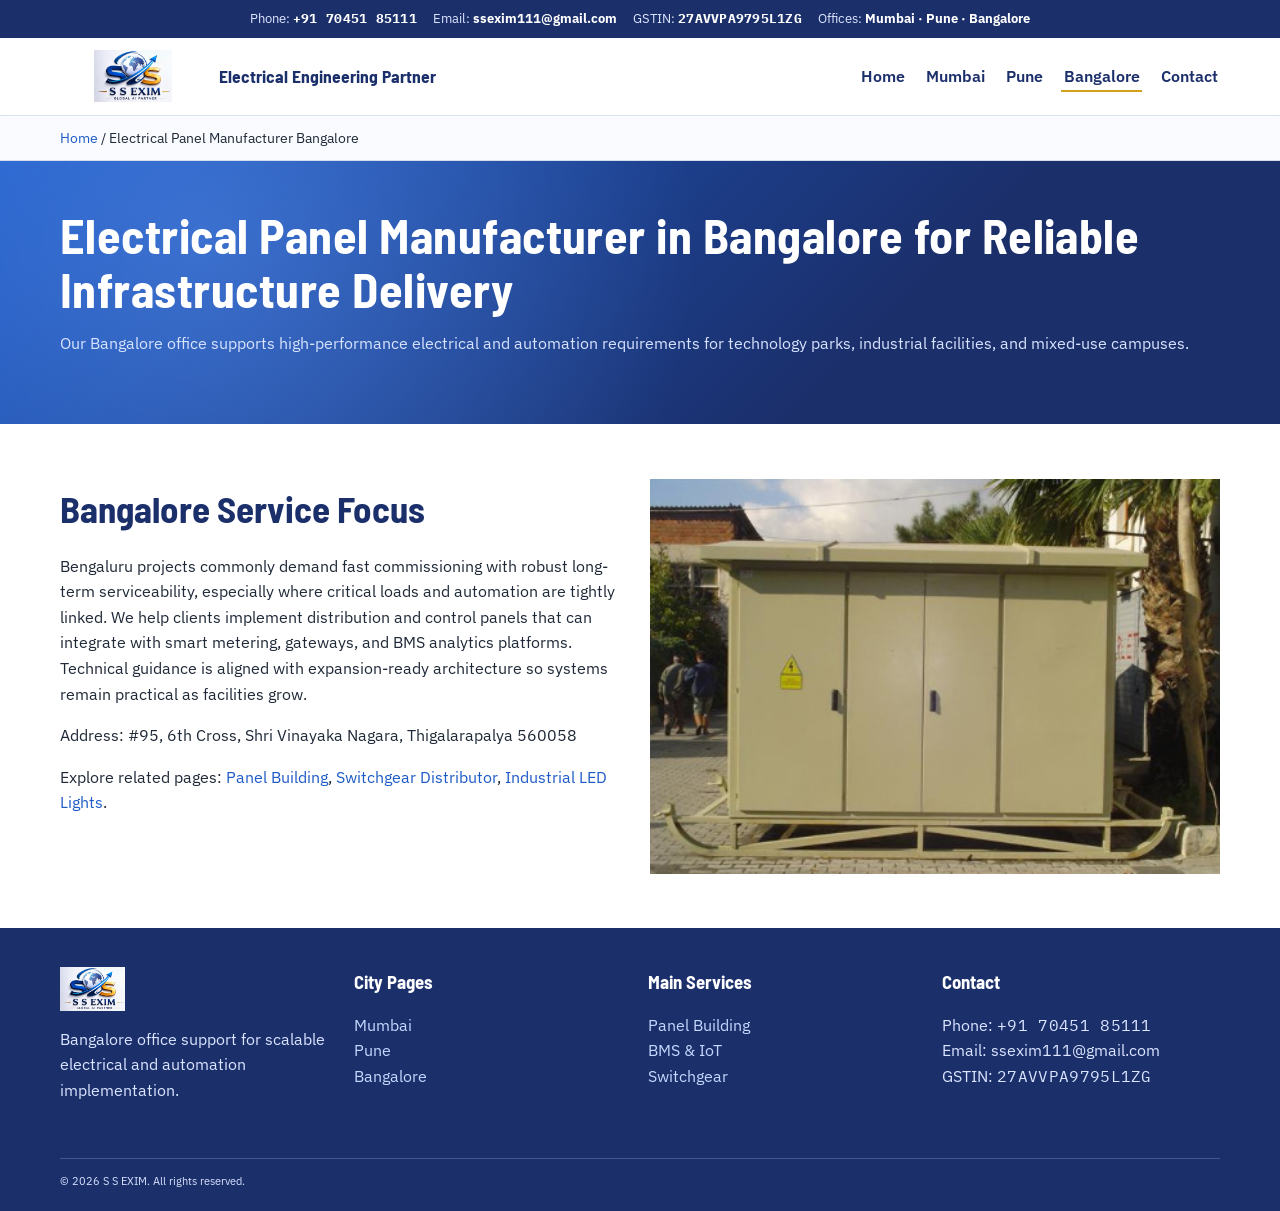
<file: electrical-panel-manufacturer-bangalore.html>
<!doctype html>
<html lang="en">
<head>
  <meta charset="utf-8">
  <meta name="viewport" content="width=device-width, initial-scale=1">
  <title>Bangalore Electrical Panel Manufacturer | S S EXIM</title>
  <meta name="description" content="Bangalore electrical panel manufacturer for distribution systems, automation integration, and switchgear-backed infrastructure projects.">
  <link rel="icon" href="/favicon.ico" sizes="any">
  <link rel="stylesheet" href="/styles.css">
  <link rel="canonical" href="https://www.ss-exim.com/electrical-panel-manufacturer-bangalore.html">
  <meta property="og:type" content="website">
  <meta property="og:title" content="Bangalore Electrical Panel Manufacturer | S S EXIM">
  <meta property="og:description" content="Panel building and BMS-ready electrical services for Bangalore industrial and technology campuses.">
  <meta property="og:url" content="https://www.ss-exim.com/electrical-panel-manufacturer-bangalore.html">
  <meta property="og:image" content="https://www.ss-exim.com/logo.jpg">
  <meta name="twitter:card" content="summary_large_image">
  <meta name="twitter:title" content="Bangalore Electrical Panel Manufacturer | S S EXIM">
  <meta name="twitter:description" content="Electrical panel and automation support for Bengaluru industrial and mixed-use projects.">
  <meta name="twitter:image" content="https://www.ss-exim.com/logo.jpg">
  <script type="application/ld+json">
  {
    "@context": "https://schema.org",
    "@graph": [
      {
        "@type": "LocalBusiness",
        "name": "S S EXIM Mumbai HQ",
        "telephone": "+91 70451 85111",
        "email": "ssexim111@gmail.com",
        "taxID": "27AVVPA9795L1ZG",
        "address": {"@type": "PostalAddress", "streetAddress": "#1610 Paraiso Building, Kalyan-Shil Road, Nilje", "addressLocality": "Thane", "postalCode": "421204", "addressCountry": "IN"},
        "geo": {"@type": "GeoCoordinates", "latitude": 19.1728, "longitude": 73.0498}
      },
      {
        "@type": "LocalBusiness",
        "name": "S S EXIM Pune Office",
        "telephone": "+91 70451 85111",
        "email": "ssexim111@gmail.com",
        "address": {"@type": "PostalAddress", "streetAddress": "#79/2 Dangat Industrial Estate, Shivane", "addressLocality": "Pune", "postalCode": "411023", "addressCountry": "IN"},
        "geo": {"@type": "GeoCoordinates", "latitude": 18.4613, "longitude": 73.7802}
      },
      {
        "@type": "LocalBusiness",
        "name": "S S EXIM Bangalore Office",
        "telephone": "+91 70451 85111",
        "email": "ssexim111@gmail.com",
        "address": {"@type": "PostalAddress", "streetAddress": "#95, 6th Cross, Shri Vinayaka Nagara, Thigalarapalya", "addressLocality": "Bengaluru", "postalCode": "560058", "addressCountry": "IN"},
        "geo": {"@type": "GeoCoordinates", "latitude": 12.9787, "longitude": 77.4859}
      },
      {
        "@type": "BreadcrumbList",
        "itemListElement": [
          {"@type": "ListItem", "position": 1, "name": "Home", "item": "https://www.ss-exim.com/"},
          {"@type": "ListItem", "position": 2, "name": "Electrical Panel Manufacturer Bangalore", "item": "https://www.ss-exim.com/electrical-panel-manufacturer-bangalore.html"}
        ]
      }
    ]
  }
  </script>
  <script defer src="/main.js"></script>
</head>
<body>
  <div class="topbar"><div class="container"><span>Phone: <strong class="mono">+91 70451 85111</strong></span><span>Email: <strong>ssexim111@gmail.com</strong></span><span>GSTIN: <strong class="mono">27AVVPA9795L1ZG</strong></span><span>Offices: <strong>Mumbai · Pune · Bangalore</strong></span></div></div>
  <header class="site-header"><div class="container header-inner"><a class="brand" href="/"><img src="/logo.jpg" alt="S S EXIM logo" width="146" height="52" loading="eager"><span>Electrical Engineering Partner</span></a><button class="nav-toggle" type="button" data-nav-toggle aria-expanded="false" aria-label="Toggle navigation"><span></span><span></span><span></span></button><nav class="main-nav" data-main-nav><ul><li><a href="/">Home</a></li><li><a href="/electrical-panel-manufacturer-mumbai.html">Mumbai</a></li><li><a href="/electrical-panel-manufacturer-pune.html">Pune</a></li><li><a class="active" href="/electrical-panel-manufacturer-bangalore.html">Bangalore</a></li><li><a href="/contact.html">Contact</a></li></ul></nav></div></header>
  <div class="breadcrumbs"><div class="container"><a href="/">Home</a> / <span>Electrical Panel Manufacturer Bangalore</span></div></div>

  <main>
    <section class="page-hero"><div class="container"><h1>Electrical Panel Manufacturer in Bangalore for Reliable Infrastructure Delivery</h1><p>Our Bangalore office supports high-performance electrical and automation requirements for technology parks, industrial facilities, and mixed-use campuses.</p></div></section>

    <section class="section"><div class="container two-col"><article><h2>Bangalore Service Focus</h2><p>Bengaluru projects commonly demand fast commissioning with robust long-term serviceability, especially where critical loads and automation are tightly linked. We help clients implement distribution and control panels that can integrate with smart metering, gateways, and BMS analytics platforms. Technical guidance is aligned with expansion-ready architecture so systems remain practical as facilities grow.</p><p>Address: #95, 6th Cross, Shri Vinayaka Nagara, Thigalarapalya 560058</p><p>Explore related pages: <a href="/panel-building.html">Panel Building</a>, <a href="/switchgear-distributor.html">Switchgear Distributor</a>, <a href="/industrial-led-lights.html">Industrial LED Lights</a>.</p></article><article><img src="/outdoor-distribution-panel.jpg" alt="Outdoor distribution panel for Bangalore infrastructure site" width="760" height="520" loading="lazy"></article></div></section>
  </main>

  <footer class="site-footer"><div class="container footer-grid"><div><img class="footer-logo" src="/logo.jpg" alt="S S EXIM footer logo" width="150" height="54" loading="lazy"><p>Bangalore office support for scalable electrical and automation implementation.</p></div><div><h3>City Pages</h3><p><a href="/electrical-panel-manufacturer-mumbai.html">Mumbai</a><br><a href="/electrical-panel-manufacturer-pune.html">Pune</a><br><a href="/electrical-panel-manufacturer-bangalore.html">Bangalore</a></p></div><div><h3>Main Services</h3><p><a href="/panel-building.html">Panel Building</a><br><a href="/bms-iot-solutions.html">BMS & IoT</a><br><a href="/switchgear-distributor.html">Switchgear</a></p></div><div><h3>Contact</h3><p>Phone: <span class="mono">+91 70451 85111</span><br>Email: ssexim111@gmail.com<br>GSTIN: <span class="mono">27AVVPA9795L1ZG</span></p></div></div><div class="container footer-bottom"><small>© 2026 S S EXIM. All rights reserved.</small></div></footer>
</body>
</html>
</file>
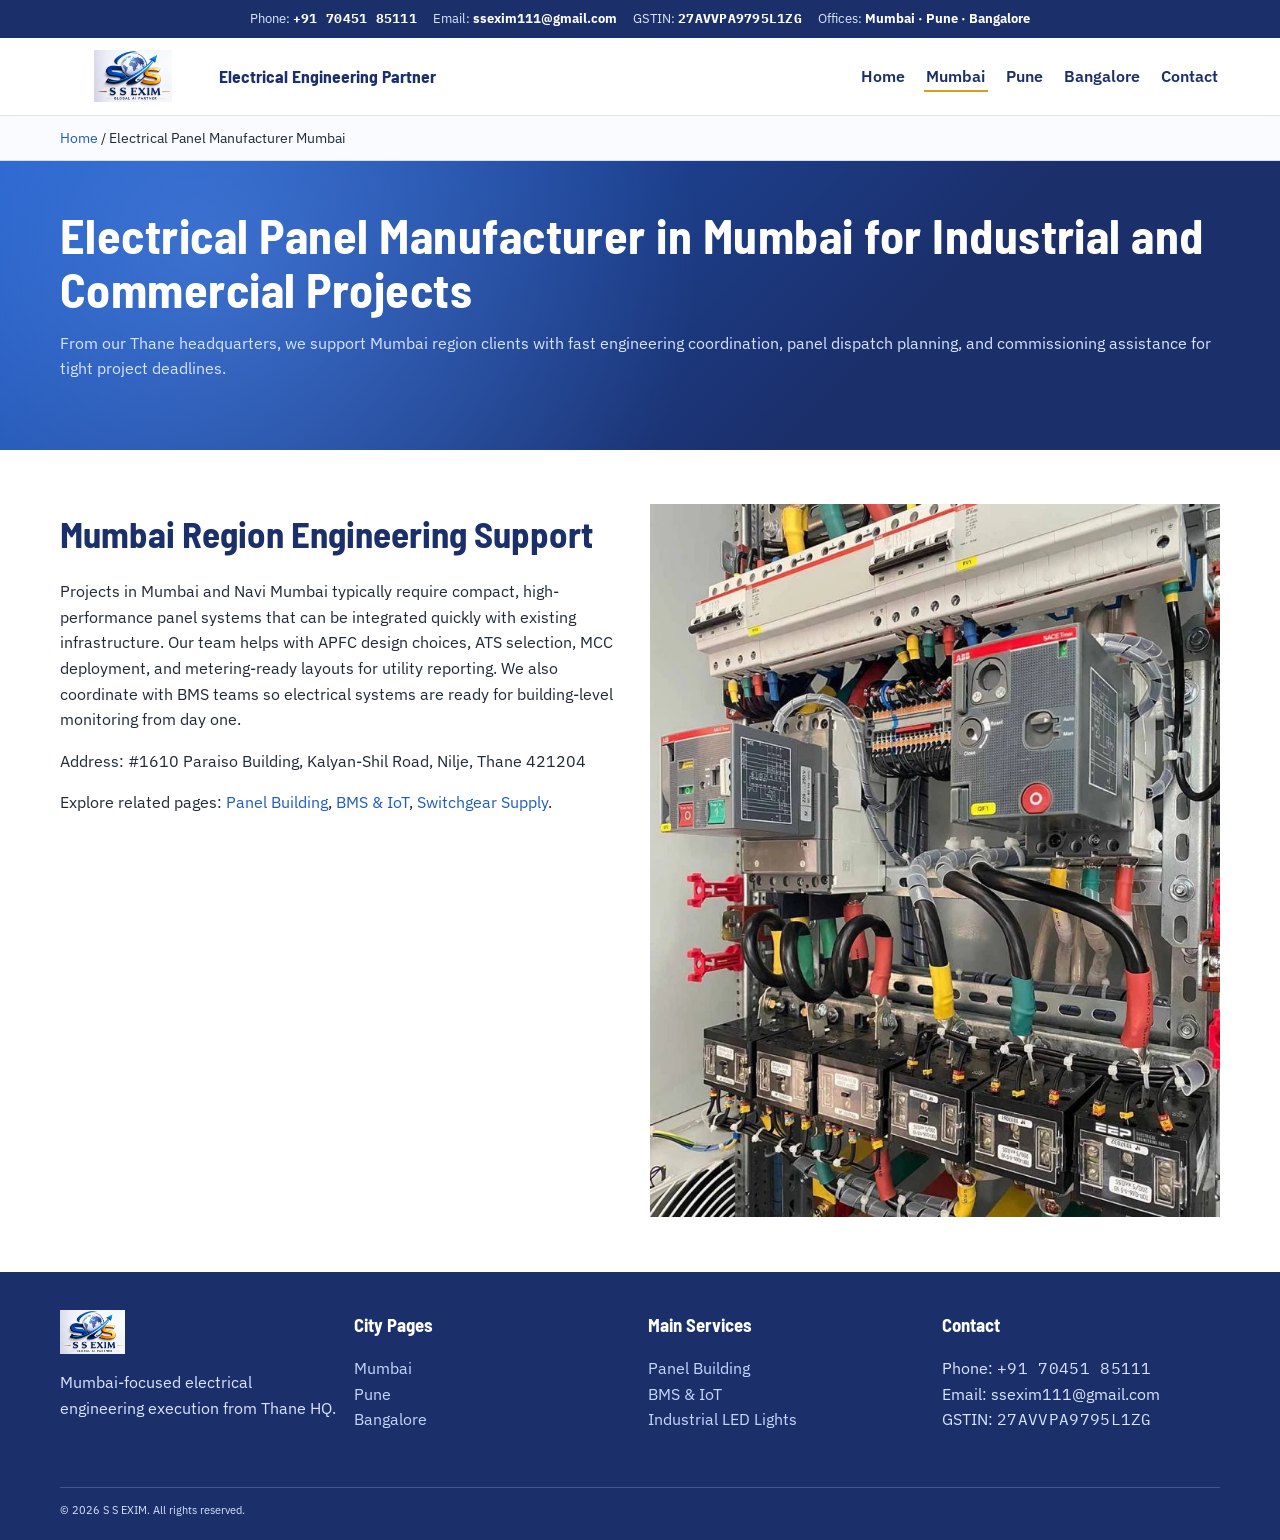
<file: electrical-panel-manufacturer-mumbai.html>
<!doctype html>
<html lang="en">
<head>
  <meta charset="utf-8">
  <meta name="viewport" content="width=device-width, initial-scale=1">
  <title>Electrical Panel Manufacturer Mumbai | S S EXIM</title>
  <meta name="description" content="Electrical panel manufacturer in Mumbai for APFC, ATS, MCC, and BMS-ready systems with local support from our Thane headquarters.">
  <link rel="icon" href="/favicon.ico" sizes="any">
  <link rel="stylesheet" href="/styles.css">
  <link rel="canonical" href="https://www.ss-exim.com/electrical-panel-manufacturer-mumbai.html">
  <meta property="og:type" content="website">
  <meta property="og:title" content="Electrical Panel Manufacturer Mumbai | S S EXIM">
  <meta property="og:description" content="Mumbai panel manufacturing and automation services for industrial and commercial projects.">
  <meta property="og:url" content="https://www.ss-exim.com/electrical-panel-manufacturer-mumbai.html">
  <meta property="og:image" content="https://www.ss-exim.com/logo.jpg">
  <meta name="twitter:card" content="summary_large_image">
  <meta name="twitter:title" content="Electrical Panel Manufacturer Mumbai | S S EXIM">
  <meta name="twitter:description" content="APFC panel builder and BMS project support from our Mumbai region team.">
  <meta name="twitter:image" content="https://www.ss-exim.com/logo.jpg">
  <script type="application/ld+json">
  {
    "@context": "https://schema.org",
    "@graph": [
      {
        "@type": "LocalBusiness",
        "name": "S S EXIM Mumbai HQ",
        "telephone": "+91 70451 85111",
        "email": "ssexim111@gmail.com",
        "taxID": "27AVVPA9795L1ZG",
        "address": {"@type": "PostalAddress", "streetAddress": "#1610 Paraiso Building, Kalyan-Shil Road, Nilje", "addressLocality": "Thane", "postalCode": "421204", "addressCountry": "IN"},
        "geo": {"@type": "GeoCoordinates", "latitude": 19.1728, "longitude": 73.0498}
      },
      {
        "@type": "LocalBusiness",
        "name": "S S EXIM Pune Office",
        "telephone": "+91 70451 85111",
        "email": "ssexim111@gmail.com",
        "address": {"@type": "PostalAddress", "streetAddress": "#79/2 Dangat Industrial Estate, Shivane", "addressLocality": "Pune", "postalCode": "411023", "addressCountry": "IN"},
        "geo": {"@type": "GeoCoordinates", "latitude": 18.4613, "longitude": 73.7802}
      },
      {
        "@type": "LocalBusiness",
        "name": "S S EXIM Bangalore Office",
        "telephone": "+91 70451 85111",
        "email": "ssexim111@gmail.com",
        "address": {"@type": "PostalAddress", "streetAddress": "#95, 6th Cross, Shri Vinayaka Nagara, Thigalarapalya", "addressLocality": "Bengaluru", "postalCode": "560058", "addressCountry": "IN"},
        "geo": {"@type": "GeoCoordinates", "latitude": 12.9787, "longitude": 77.4859}
      },
      {
        "@type": "BreadcrumbList",
        "itemListElement": [
          {"@type": "ListItem", "position": 1, "name": "Home", "item": "https://www.ss-exim.com/"},
          {"@type": "ListItem", "position": 2, "name": "Electrical Panel Manufacturer Mumbai", "item": "https://www.ss-exim.com/electrical-panel-manufacturer-mumbai.html"}
        ]
      }
    ]
  }
  </script>
  <script defer src="/main.js"></script>
</head>
<body>
  <div class="topbar"><div class="container"><span>Phone: <strong class="mono">+91 70451 85111</strong></span><span>Email: <strong>ssexim111@gmail.com</strong></span><span>GSTIN: <strong class="mono">27AVVPA9795L1ZG</strong></span><span>Offices: <strong>Mumbai · Pune · Bangalore</strong></span></div></div>
  <header class="site-header"><div class="container header-inner"><a class="brand" href="/"><img src="/logo.jpg" alt="S S EXIM logo" width="146" height="52" loading="eager"><span>Electrical Engineering Partner</span></a><button class="nav-toggle" type="button" data-nav-toggle aria-expanded="false" aria-label="Toggle navigation"><span></span><span></span><span></span></button><nav class="main-nav" data-main-nav><ul><li><a href="/">Home</a></li><li><a class="active" href="/electrical-panel-manufacturer-mumbai.html">Mumbai</a></li><li><a href="/electrical-panel-manufacturer-pune.html">Pune</a></li><li><a href="/electrical-panel-manufacturer-bangalore.html">Bangalore</a></li><li><a href="/contact.html">Contact</a></li></ul></nav></div></header>
  <div class="breadcrumbs"><div class="container"><a href="/">Home</a> / <span>Electrical Panel Manufacturer Mumbai</span></div></div>

  <main>
    <section class="page-hero"><div class="container"><h1>Electrical Panel Manufacturer in Mumbai for Industrial and Commercial Projects</h1><p>From our Thane headquarters, we support Mumbai region clients with fast engineering coordination, panel dispatch planning, and commissioning assistance for tight project deadlines.</p></div></section>

    <section class="section"><div class="container two-col"><article><h2>Mumbai Region Engineering Support</h2><p>Projects in Mumbai and Navi Mumbai typically require compact, high-performance panel systems that can be integrated quickly with existing infrastructure. Our team helps with APFC design choices, ATS selection, MCC deployment, and metering-ready layouts for utility reporting. We also coordinate with BMS teams so electrical systems are ready for building-level monitoring from day one.</p><p>Address: #1610 Paraiso Building, Kalyan-Shil Road, Nilje, Thane 421204</p><p>Explore related pages: <a href="/panel-building.html">Panel Building</a>, <a href="/bms-iot-solutions.html">BMS & IoT</a>, <a href="/switchgear-distributor.html">Switchgear Supply</a>.</p></article><article><img src="/ats-panel.jpg" alt="ATS panel manufacturing support for Mumbai projects" width="760" height="520" loading="lazy"></article></div></section>
  </main>

  <footer class="site-footer"><div class="container footer-grid"><div><img class="footer-logo" src="/logo.jpg" alt="S S EXIM footer logo" width="150" height="54" loading="lazy"><p>Mumbai-focused electrical engineering execution from Thane HQ.</p></div><div><h3>City Pages</h3><p><a href="/electrical-panel-manufacturer-mumbai.html">Mumbai</a><br><a href="/electrical-panel-manufacturer-pune.html">Pune</a><br><a href="/electrical-panel-manufacturer-bangalore.html">Bangalore</a></p></div><div><h3>Main Services</h3><p><a href="/panel-building.html">Panel Building</a><br><a href="/bms-iot-solutions.html">BMS & IoT</a><br><a href="/industrial-led-lights.html">Industrial LED Lights</a></p></div><div><h3>Contact</h3><p>Phone: <span class="mono">+91 70451 85111</span><br>Email: ssexim111@gmail.com<br>GSTIN: <span class="mono">27AVVPA9795L1ZG</span></p></div></div><div class="container footer-bottom"><small>© 2026 S S EXIM. All rights reserved.</small></div></footer>
</body>
</html>
</file>
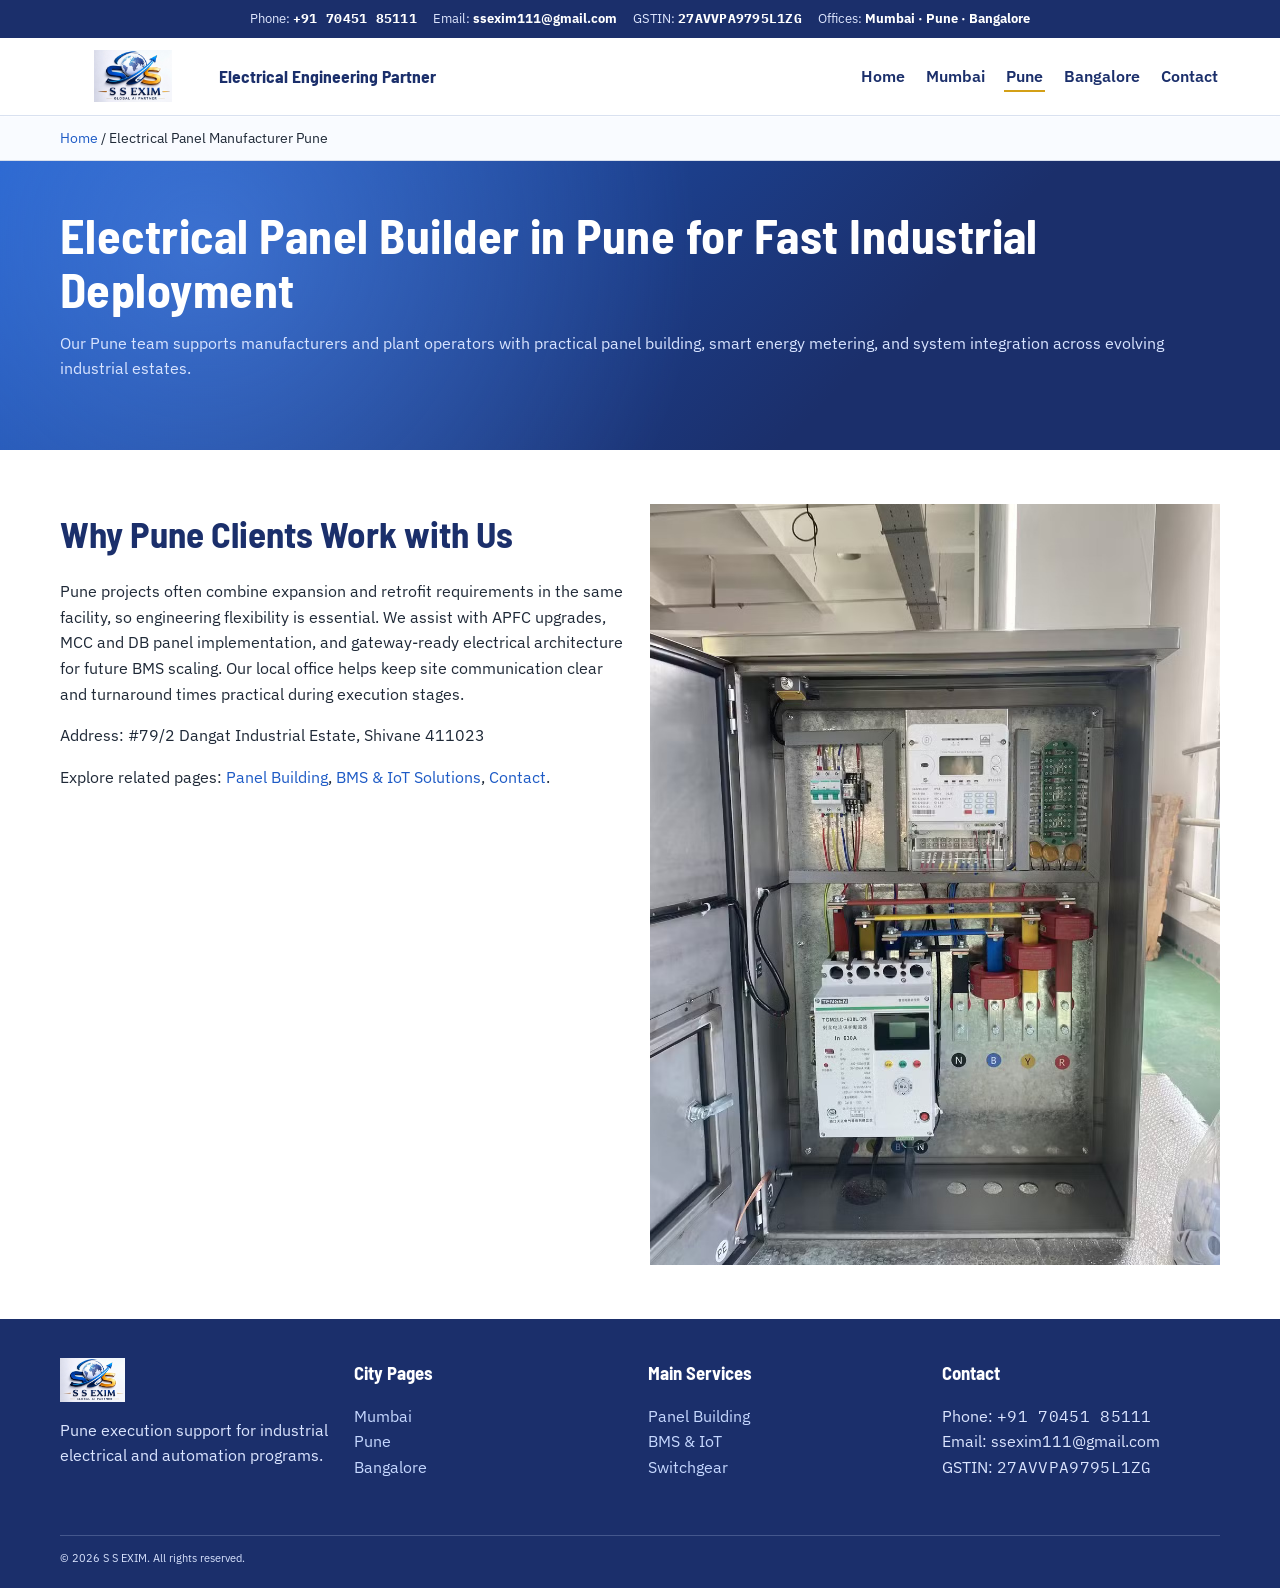
<file: electrical-panel-manufacturer-pune.html>
<!doctype html>
<html lang="en">
<head>
  <meta charset="utf-8">
  <meta name="viewport" content="width=device-width, initial-scale=1">
  <title>Pune Electrical Panel Builder & BMS Services | S S EXIM</title>
  <meta name="description" content="Pune electrical panel builder and BMS service provider for industrial estates, process facilities, and utility upgrades with local execution support.">
  <link rel="icon" href="/favicon.ico" sizes="any">
  <link rel="stylesheet" href="/styles.css">
  <link rel="canonical" href="https://www.ss-exim.com/electrical-panel-manufacturer-pune.html">
  <meta property="og:type" content="website">
  <meta property="og:title" content="Pune Electrical Panel Builder & BMS Services | S S EXIM">
  <meta property="og:description" content="Panel manufacturing and intelligent building services for Pune and nearby industrial zones.">
  <meta property="og:url" content="https://www.ss-exim.com/electrical-panel-manufacturer-pune.html">
  <meta property="og:image" content="https://www.ss-exim.com/logo.jpg">
  <meta name="twitter:card" content="summary_large_image">
  <meta name="twitter:title" content="Pune Electrical Panel Builder & BMS Services | S S EXIM">
  <meta name="twitter:description" content="Local project support in Pune for panel systems, BMS integration, and switchgear supply.">
  <meta name="twitter:image" content="https://www.ss-exim.com/logo.jpg">
  <script type="application/ld+json">
  {
    "@context": "https://schema.org",
    "@graph": [
      {
        "@type": "LocalBusiness",
        "name": "S S EXIM Mumbai HQ",
        "telephone": "+91 70451 85111",
        "email": "ssexim111@gmail.com",
        "taxID": "27AVVPA9795L1ZG",
        "address": {"@type": "PostalAddress", "streetAddress": "#1610 Paraiso Building, Kalyan-Shil Road, Nilje", "addressLocality": "Thane", "postalCode": "421204", "addressCountry": "IN"},
        "geo": {"@type": "GeoCoordinates", "latitude": 19.1728, "longitude": 73.0498}
      },
      {
        "@type": "LocalBusiness",
        "name": "S S EXIM Pune Office",
        "telephone": "+91 70451 85111",
        "email": "ssexim111@gmail.com",
        "address": {"@type": "PostalAddress", "streetAddress": "#79/2 Dangat Industrial Estate, Shivane", "addressLocality": "Pune", "postalCode": "411023", "addressCountry": "IN"},
        "geo": {"@type": "GeoCoordinates", "latitude": 18.4613, "longitude": 73.7802}
      },
      {
        "@type": "LocalBusiness",
        "name": "S S EXIM Bangalore Office",
        "telephone": "+91 70451 85111",
        "email": "ssexim111@gmail.com",
        "address": {"@type": "PostalAddress", "streetAddress": "#95, 6th Cross, Shri Vinayaka Nagara, Thigalarapalya", "addressLocality": "Bengaluru", "postalCode": "560058", "addressCountry": "IN"},
        "geo": {"@type": "GeoCoordinates", "latitude": 12.9787, "longitude": 77.4859}
      },
      {
        "@type": "BreadcrumbList",
        "itemListElement": [
          {"@type": "ListItem", "position": 1, "name": "Home", "item": "https://www.ss-exim.com/"},
          {"@type": "ListItem", "position": 2, "name": "Electrical Panel Manufacturer Pune", "item": "https://www.ss-exim.com/electrical-panel-manufacturer-pune.html"}
        ]
      }
    ]
  }
  </script>
  <script defer src="/main.js"></script>
</head>
<body>
  <div class="topbar"><div class="container"><span>Phone: <strong class="mono">+91 70451 85111</strong></span><span>Email: <strong>ssexim111@gmail.com</strong></span><span>GSTIN: <strong class="mono">27AVVPA9795L1ZG</strong></span><span>Offices: <strong>Mumbai · Pune · Bangalore</strong></span></div></div>
  <header class="site-header"><div class="container header-inner"><a class="brand" href="/"><img src="/logo.jpg" alt="S S EXIM logo" width="146" height="52" loading="eager"><span>Electrical Engineering Partner</span></a><button class="nav-toggle" type="button" data-nav-toggle aria-expanded="false" aria-label="Toggle navigation"><span></span><span></span><span></span></button><nav class="main-nav" data-main-nav><ul><li><a href="/">Home</a></li><li><a href="/electrical-panel-manufacturer-mumbai.html">Mumbai</a></li><li><a class="active" href="/electrical-panel-manufacturer-pune.html">Pune</a></li><li><a href="/electrical-panel-manufacturer-bangalore.html">Bangalore</a></li><li><a href="/contact.html">Contact</a></li></ul></nav></div></header>
  <div class="breadcrumbs"><div class="container"><a href="/">Home</a> / <span>Electrical Panel Manufacturer Pune</span></div></div>

  <main>
    <section class="page-hero"><div class="container"><h1>Electrical Panel Builder in Pune for Fast Industrial Deployment</h1><p>Our Pune team supports manufacturers and plant operators with practical panel building, smart energy metering, and system integration across evolving industrial estates.</p></div></section>

    <section class="section"><div class="container two-col"><article><h2>Why Pune Clients Work with Us</h2><p>Pune projects often combine expansion and retrofit requirements in the same facility, so engineering flexibility is essential. We assist with APFC upgrades, MCC and DB panel implementation, and gateway-ready electrical architecture for future BMS scaling. Our local office helps keep site communication clear and turnaround times practical during execution stages.</p><p>Address: #79/2 Dangat Industrial Estate, Shivane 411023</p><p>Explore related pages: <a href="/panel-building.html">Panel Building</a>, <a href="/bms-iot-solutions.html">BMS & IoT Solutions</a>, <a href="/contact.html">Contact</a>.</p></article><article><img src="/meter-distribution-panel.jpg" alt="Meter distribution panel build for Pune industrial project" width="760" height="520" loading="lazy"></article></div></section>
  </main>

  <footer class="site-footer"><div class="container footer-grid"><div><img class="footer-logo" src="/logo.jpg" alt="S S EXIM footer logo" width="150" height="54" loading="lazy"><p>Pune execution support for industrial electrical and automation programs.</p></div><div><h3>City Pages</h3><p><a href="/electrical-panel-manufacturer-mumbai.html">Mumbai</a><br><a href="/electrical-panel-manufacturer-pune.html">Pune</a><br><a href="/electrical-panel-manufacturer-bangalore.html">Bangalore</a></p></div><div><h3>Main Services</h3><p><a href="/panel-building.html">Panel Building</a><br><a href="/bms-iot-solutions.html">BMS & IoT</a><br><a href="/switchgear-distributor.html">Switchgear</a></p></div><div><h3>Contact</h3><p>Phone: <span class="mono">+91 70451 85111</span><br>Email: ssexim111@gmail.com<br>GSTIN: <span class="mono">27AVVPA9795L1ZG</span></p></div></div><div class="container footer-bottom"><small>© 2026 S S EXIM. All rights reserved.</small></div></footer>
</body>
</html>
</file>
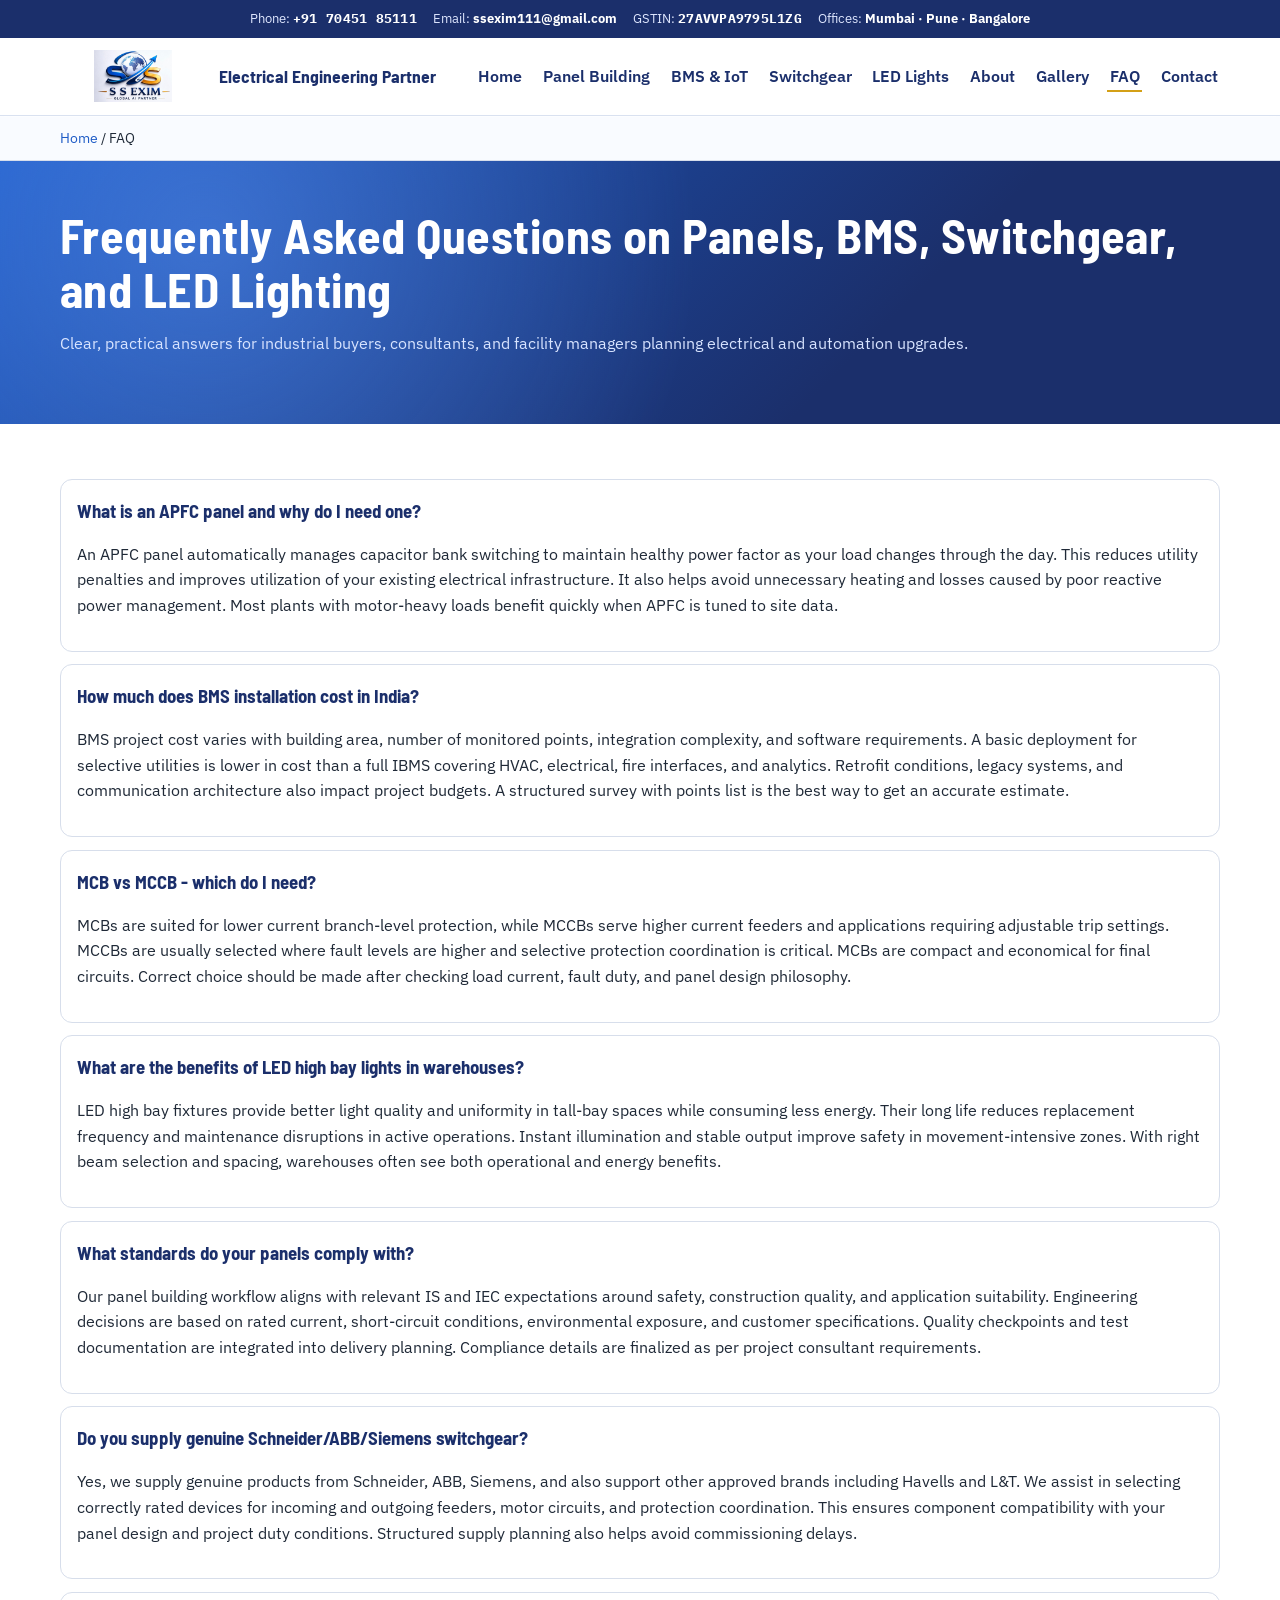
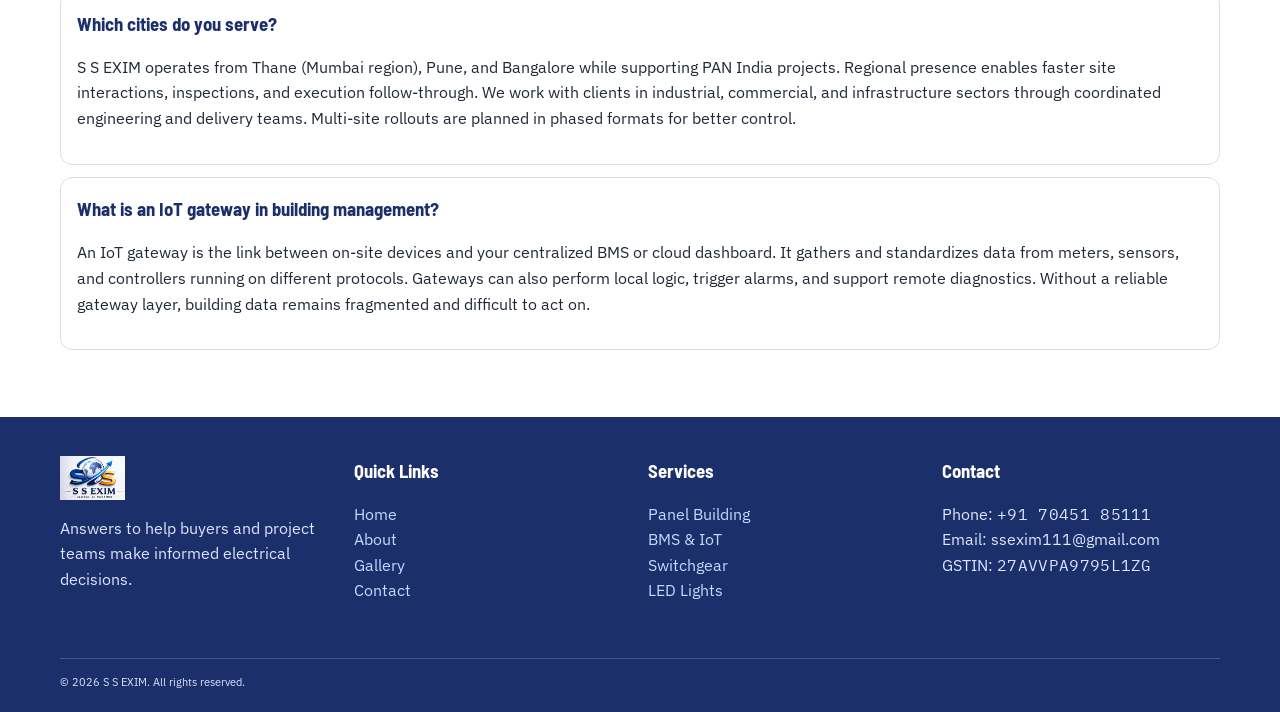
<file: faq.html>
<!doctype html>
<html lang="en">
<head>
  <meta charset="utf-8">
  <meta name="viewport" content="width=device-width, initial-scale=1">
  <title>FAQ | Electrical Panels, BMS, Switchgear, LED Lights</title>
  <meta name="description" content="Read practical FAQs on APFC panels, BMS costs in India, switchgear choice, LED lighting benefits, compliance standards, and service coverage.">
  <link rel="icon" href="/favicon.ico" sizes="any">
  <link rel="stylesheet" href="/styles.css">
  <link rel="canonical" href="https://www.ss-exim.com/faq.html">
  <meta property="og:type" content="website">
  <meta property="og:title" content="FAQ | Electrical Panels, BMS, Switchgear, LED Lights">
  <meta property="og:description" content="Practical answers to common industrial electrical and automation questions.">
  <meta property="og:url" content="https://www.ss-exim.com/faq.html">
  <meta property="og:image" content="https://www.ss-exim.com/logo.jpg">
  <meta name="twitter:card" content="summary_large_image">
  <meta name="twitter:title" content="FAQ | Electrical Panels, BMS, Switchgear, LED Lights">
  <meta name="twitter:description" content="Understand APFC, BMS costs, switchgear choice, and industrial LED applications.">
  <meta name="twitter:image" content="https://www.ss-exim.com/logo.jpg">
  <script type="application/ld+json">
  {
    "@context": "https://schema.org",
    "@graph": [
      {
        "@type": "BreadcrumbList",
        "itemListElement": [
          {"@type": "ListItem", "position": 1, "name": "Home", "item": "https://www.ss-exim.com/"},
          {"@type": "ListItem", "position": 2, "name": "FAQ", "item": "https://www.ss-exim.com/faq.html"}
        ]
      },
      {
        "@type": "FAQPage",
        "mainEntity": [
          {
            "@type": "Question",
            "name": "What is an APFC panel and why do I need one?",
            "acceptedAnswer": {
              "@type": "Answer",
              "text": "An APFC panel (Automatic Power Factor Correction panel) improves your power factor by switching capacitor banks based on real-time load conditions. Better power factor reduces penalties from utilities and lowers avoidable reactive power losses in the system. It also helps stabilize voltage behavior in facilities with fluctuating inductive loads like motors and HVAC. Most industrial facilities see financial and operational gains when APFC is engineered to the actual load profile."
            }
          },
          {
            "@type": "Question",
            "name": "How much does BMS installation cost in India?",
            "acceptedAnswer": {
              "@type": "Answer",
              "text": "BMS cost in India depends on building size, number of integration points, brand selection, and monitoring depth required. A small commercial installation can start with essential metering and control layers, while larger campuses need gateways, controller networks, and analytics licenses. Cabling and retrofit complexity at site also influence total project value. A realistic estimate usually requires a walk-through, points list, and phase-wise implementation plan."
            }
          },
          {
            "@type": "Question",
            "name": "MCB vs MCCB - which do I need?",
            "acceptedAnswer": {
              "@type": "Answer",
              "text": "MCBs are typically used for lower current branch circuits and are common in distribution boards for final loads. MCCBs are designed for higher current ratings and adjustable protection settings, making them suitable for feeders, motors, and larger outgoing circuits. If your system requires higher fault handling capability and selective coordination, MCCB is generally preferred. Final selection should be based on load current, fault level, and desired trip characteristics."
            }
          },
          {
            "@type": "Question",
            "name": "What are the benefits of LED high bay lights in warehouses?",
            "acceptedAnswer": {
              "@type": "Answer",
              "text": "LED high bay lights offer strong lumen output with significantly lower energy consumption than legacy fixtures. They improve visibility in aisles and loading zones while reducing maintenance frequency due to longer operating life. Better uniformity and instant start behavior also support safer operations in active warehouse environments. With proper layout design, facilities can reduce both power cost and downtime linked to lighting failures."
            }
          },
          {
            "@type": "Question",
            "name": "What standards do your panels comply with?",
            "acceptedAnswer": {
              "@type": "Answer",
              "text": "Our panel manufacturing approach follows applicable IS and IEC practices for design intent, component selection, and safety considerations. Projects are engineered around rated current, fault levels, and environmental operating conditions provided by the client. Documentation and test checkpoints are planned to support site acceptance and maintenance readiness. Compliance scope can be expanded based on consultant specifications and project QA requirements."
            }
          },
          {
            "@type": "Question",
            "name": "Do you supply genuine Schneider/ABB/Siemens switchgear?",
            "acceptedAnswer": {
              "@type": "Answer",
              "text": "Yes, S S EXIM supports supply of genuine switchgear from Schneider, ABB, Siemens, along with other approved brands such as Havells and L&T. Product selection is aligned with application duty, fault level, and project specifications. We help with catalog matching, technical review, and coordinated delivery for panel and maintenance requirements. This reduces procurement mismatch and supports reliable commissioning outcomes."
            }
          },
          {
            "@type": "Question",
            "name": "Which cities do you serve?",
            "acceptedAnswer": {
              "@type": "Answer",
              "text": "Our core offices are in Thane (Mumbai region), Pune, and Bangalore, and we execute projects across India. Regional presence allows faster site coordination, inspections, and client communication during critical project phases. We support industrial, commercial, and infrastructure requirements with central engineering oversight. For large rollouts, we also coordinate phased delivery and multi-site commissioning."
            }
          },
          {
            "@type": "Question",
            "name": "What is an IoT gateway in building management?",
            "acceptedAnswer": {
              "@type": "Answer",
              "text": "An IoT gateway is the communication bridge between field devices and your central monitoring platform in a BMS ecosystem. It gathers data from meters, sensors, and controllers using site protocols, then sends normalized data to dashboards or cloud services. Gateways can also enable edge logic, alarm forwarding, and remote diagnostics for faster response. A properly configured gateway is critical for dependable visibility and control."
            }
          }
        ]
      }
    ]
  }
  </script>
  <script defer src="/main.js"></script>
</head>
<body>
  <div class="topbar"><div class="container"><span>Phone: <strong class="mono">+91 70451 85111</strong></span><span>Email: <strong>ssexim111@gmail.com</strong></span><span>GSTIN: <strong class="mono">27AVVPA9795L1ZG</strong></span><span>Offices: <strong>Mumbai · Pune · Bangalore</strong></span></div></div>
  <header class="site-header"><div class="container header-inner"><a class="brand" href="/"><img src="/logo.jpg" alt="S S EXIM logo" width="146" height="52" loading="eager"><span>Electrical Engineering Partner</span></a><button class="nav-toggle" type="button" data-nav-toggle aria-expanded="false" aria-label="Toggle navigation"><span></span><span></span><span></span></button><nav class="main-nav" data-main-nav><ul><li><a href="/">Home</a></li><li><a href="/panel-building.html">Panel Building</a></li><li><a href="/bms-iot-solutions.html">BMS & IoT</a></li><li><a href="/switchgear-distributor.html">Switchgear</a></li><li><a href="/industrial-led-lights.html">LED Lights</a></li><li><a href="/about.html">About</a></li><li><a href="/gallery.html">Gallery</a></li><li><a class="active" href="/faq.html">FAQ</a></li><li><a href="/contact.html">Contact</a></li></ul></nav></div></header>
  <div class="breadcrumbs"><div class="container"><a href="/">Home</a> / <span>FAQ</span></div></div>

  <main>
    <section class="page-hero"><div class="container"><h1>Frequently Asked Questions on Panels, BMS, Switchgear, and LED Lighting</h1><p>Clear, practical answers for industrial buyers, consultants, and facility managers planning electrical and automation upgrades.</p></div></section>

    <section class="section"><div class="container">
      <article class="faq-item"><h3>What is an APFC panel and why do I need one?</h3><p>An APFC panel automatically manages capacitor bank switching to maintain healthy power factor as your load changes through the day. This reduces utility penalties and improves utilization of your existing electrical infrastructure. It also helps avoid unnecessary heating and losses caused by poor reactive power management. Most plants with motor-heavy loads benefit quickly when APFC is tuned to site data.</p></article>
      <article class="faq-item"><h3>How much does BMS installation cost in India?</h3><p>BMS project cost varies with building area, number of monitored points, integration complexity, and software requirements. A basic deployment for selective utilities is lower in cost than a full IBMS covering HVAC, electrical, fire interfaces, and analytics. Retrofit conditions, legacy systems, and communication architecture also impact project budgets. A structured survey with points list is the best way to get an accurate estimate.</p></article>
      <article class="faq-item"><h3>MCB vs MCCB - which do I need?</h3><p>MCBs are suited for lower current branch-level protection, while MCCBs serve higher current feeders and applications requiring adjustable trip settings. MCCBs are usually selected where fault levels are higher and selective protection coordination is critical. MCBs are compact and economical for final circuits. Correct choice should be made after checking load current, fault duty, and panel design philosophy.</p></article>
      <article class="faq-item"><h3>What are the benefits of LED high bay lights in warehouses?</h3><p>LED high bay fixtures provide better light quality and uniformity in tall-bay spaces while consuming less energy. Their long life reduces replacement frequency and maintenance disruptions in active operations. Instant illumination and stable output improve safety in movement-intensive zones. With right beam selection and spacing, warehouses often see both operational and energy benefits.</p></article>
      <article class="faq-item"><h3>What standards do your panels comply with?</h3><p>Our panel building workflow aligns with relevant IS and IEC expectations around safety, construction quality, and application suitability. Engineering decisions are based on rated current, short-circuit conditions, environmental exposure, and customer specifications. Quality checkpoints and test documentation are integrated into delivery planning. Compliance details are finalized as per project consultant requirements.</p></article>
      <article class="faq-item"><h3>Do you supply genuine Schneider/ABB/Siemens switchgear?</h3><p>Yes, we supply genuine products from Schneider, ABB, Siemens, and also support other approved brands including Havells and L&amp;T. We assist in selecting correctly rated devices for incoming and outgoing feeders, motor circuits, and protection coordination. This ensures component compatibility with your panel design and project duty conditions. Structured supply planning also helps avoid commissioning delays.</p></article>
      <article class="faq-item"><h3>Which cities do you serve?</h3><p>S S EXIM operates from Thane (Mumbai region), Pune, and Bangalore while supporting PAN India projects. Regional presence enables faster site interactions, inspections, and execution follow-through. We work with clients in industrial, commercial, and infrastructure sectors through coordinated engineering and delivery teams. Multi-site rollouts are planned in phased formats for better control.</p></article>
      <article class="faq-item"><h3>What is an IoT gateway in building management?</h3><p>An IoT gateway is the link between on-site devices and your centralized BMS or cloud dashboard. It gathers and standardizes data from meters, sensors, and controllers running on different protocols. Gateways can also perform local logic, trigger alarms, and support remote diagnostics. Without a reliable gateway layer, building data remains fragmented and difficult to act on.</p></article>
    </div></section>
  </main>

  <footer class="site-footer"><div class="container footer-grid"><div><img class="footer-logo" src="/logo.jpg" alt="S S EXIM footer logo" width="150" height="54" loading="lazy"><p>Answers to help buyers and project teams make informed electrical decisions.</p></div><div><h3>Quick Links</h3><p><a href="/">Home</a><br><a href="/about.html">About</a><br><a href="/gallery.html">Gallery</a><br><a href="/contact.html">Contact</a></p></div><div><h3>Services</h3><p><a href="/panel-building.html">Panel Building</a><br><a href="/bms-iot-solutions.html">BMS & IoT</a><br><a href="/switchgear-distributor.html">Switchgear</a><br><a href="/industrial-led-lights.html">LED Lights</a></p></div><div><h3>Contact</h3><p>Phone: <span class="mono">+91 70451 85111</span><br>Email: ssexim111@gmail.com<br>GSTIN: <span class="mono">27AVVPA9795L1ZG</span></p></div></div><div class="container footer-bottom"><small>© 2026 S S EXIM. All rights reserved.</small></div></footer>
</body>
</html>
</file>
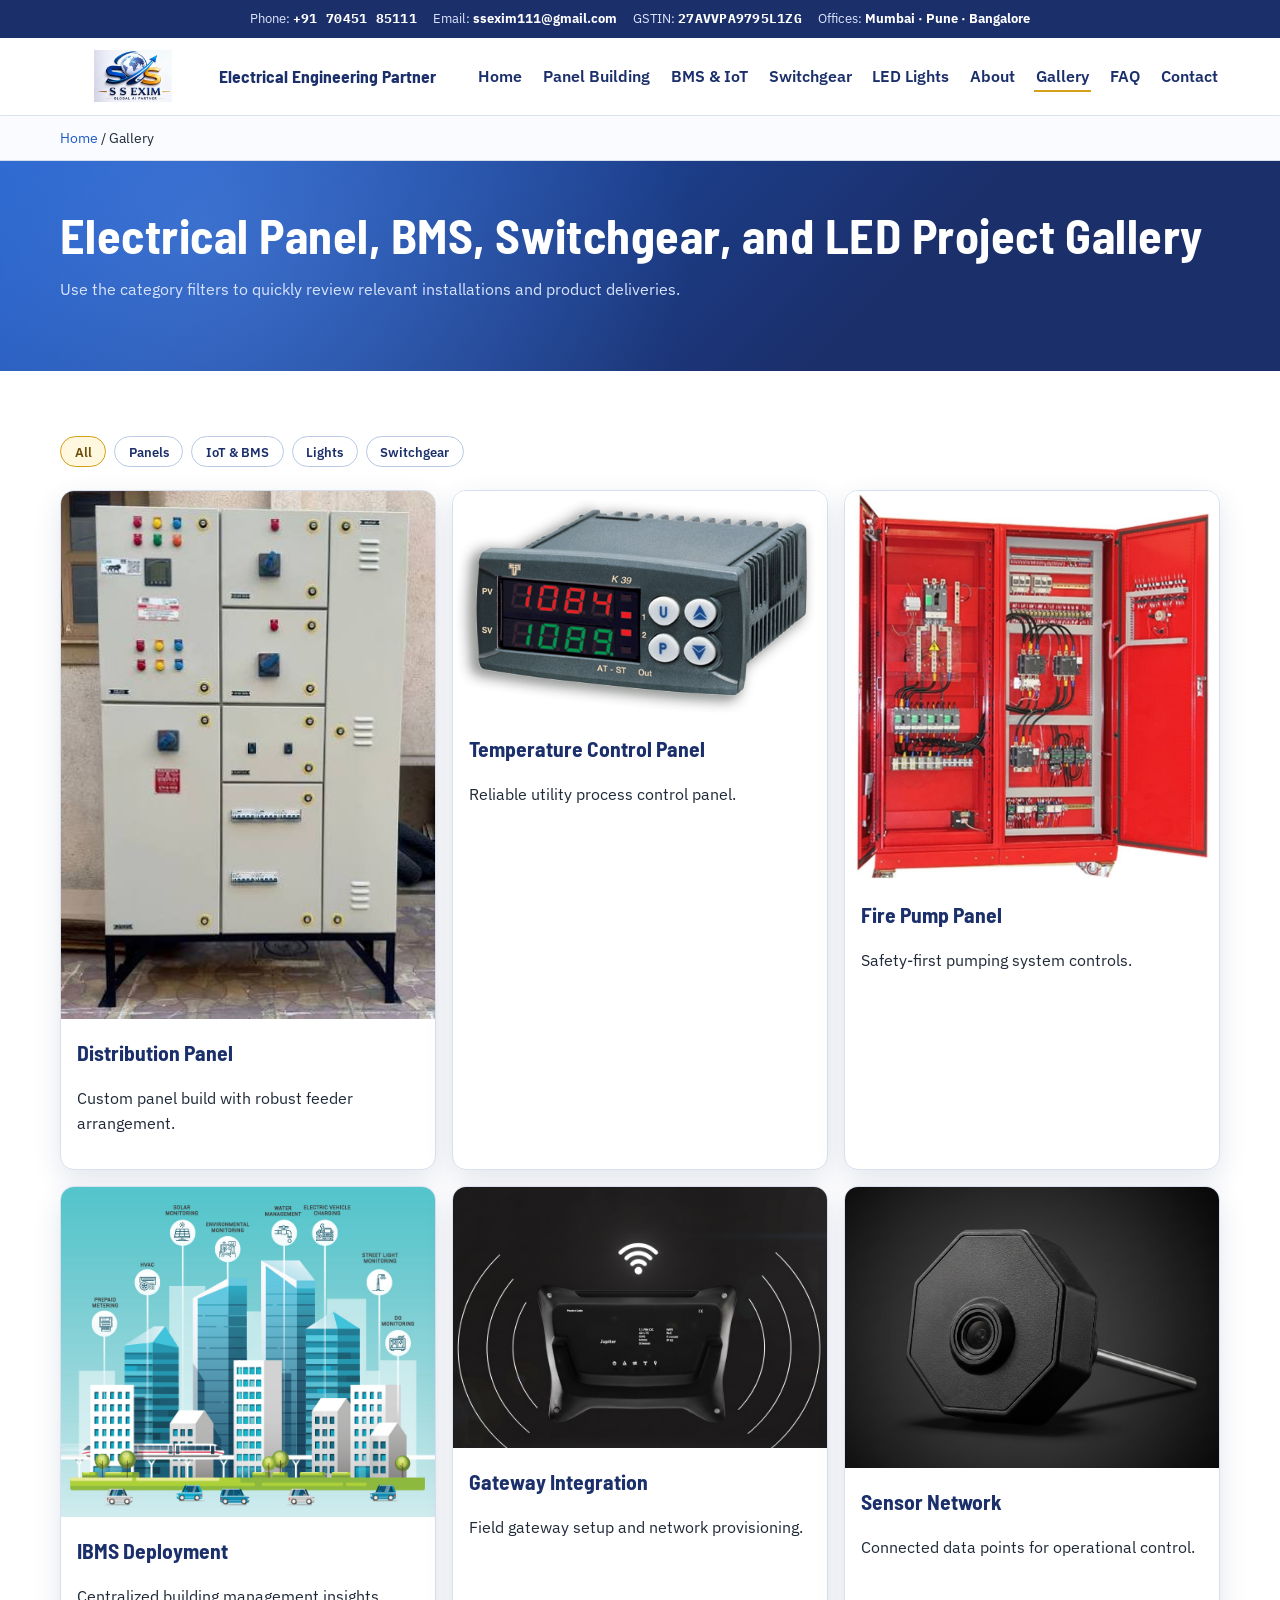
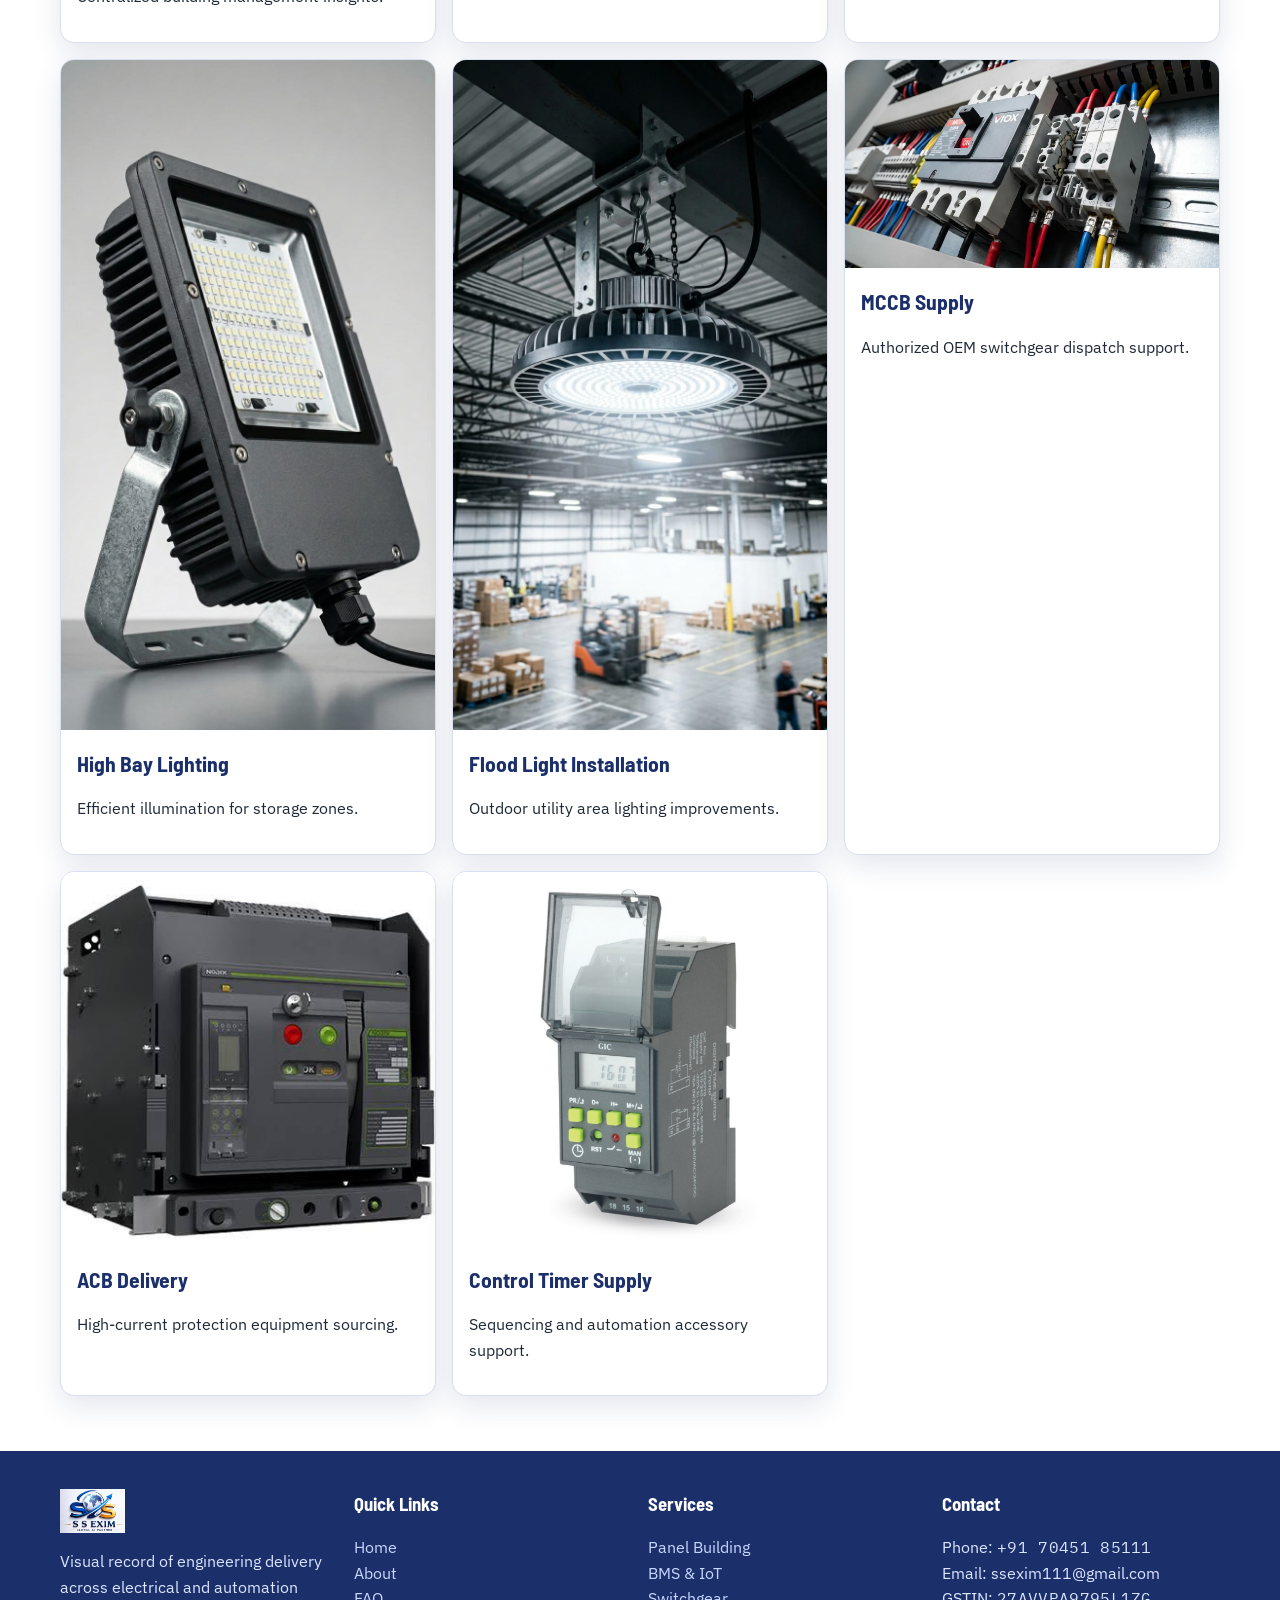
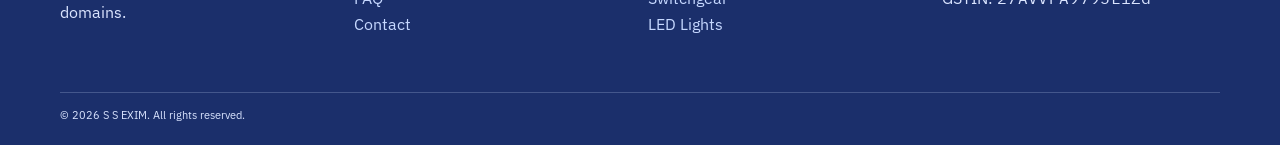
<file: gallery.html>
<!doctype html>
<html lang="en">
<head>
  <meta charset="utf-8">
  <meta name="viewport" content="width=device-width, initial-scale=1">
  <title>Project Gallery | Panels, BMS, LED & Switchgear</title>
  <meta name="description" content="Browse S S EXIM project gallery with category filters for electrical panels, BMS and IoT deployments, industrial lights, and switchgear supply.">
  <link rel="icon" href="/favicon.ico" sizes="any">
  <link rel="stylesheet" href="/styles.css">
  <link rel="canonical" href="https://www.ss-exim.com/gallery.html">
  <meta property="og:type" content="website">
  <meta property="og:title" content="Project Gallery | Panels, BMS, LED & Switchgear">
  <meta property="og:description" content="Visual gallery of delivered panel building, BMS integration, switchgear, and lighting projects.">
  <meta property="og:url" content="https://www.ss-exim.com/gallery.html">
  <meta property="og:image" content="https://www.ss-exim.com/logo.jpg">
  <meta name="twitter:card" content="summary_large_image">
  <meta name="twitter:title" content="Project Gallery | Panels, BMS, LED & Switchgear">
  <meta name="twitter:description" content="Filter project photos by Panels, IoT & BMS, Lights, and Switchgear.">
  <meta name="twitter:image" content="https://www.ss-exim.com/logo.jpg">
  <script type="application/ld+json">
  {
    "@context": "https://schema.org",
    "@type": "BreadcrumbList",
    "itemListElement": [
      {"@type": "ListItem", "position": 1, "name": "Home", "item": "https://www.ss-exim.com/"},
      {"@type": "ListItem", "position": 2, "name": "Gallery", "item": "https://www.ss-exim.com/gallery.html"}
    ]
  }
  </script>
  <script defer src="/main.js"></script>
</head>
<body>
  <div class="topbar"><div class="container"><span>Phone: <strong class="mono">+91 70451 85111</strong></span><span>Email: <strong>ssexim111@gmail.com</strong></span><span>GSTIN: <strong class="mono">27AVVPA9795L1ZG</strong></span><span>Offices: <strong>Mumbai · Pune · Bangalore</strong></span></div></div>
  <header class="site-header"><div class="container header-inner"><a class="brand" href="/"><img src="/logo.jpg" alt="S S EXIM logo" width="146" height="52" loading="eager"><span>Electrical Engineering Partner</span></a><button class="nav-toggle" type="button" data-nav-toggle aria-expanded="false" aria-label="Toggle navigation"><span></span><span></span><span></span></button><nav class="main-nav" data-main-nav><ul><li><a href="/">Home</a></li><li><a href="/panel-building.html">Panel Building</a></li><li><a href="/bms-iot-solutions.html">BMS & IoT</a></li><li><a href="/switchgear-distributor.html">Switchgear</a></li><li><a href="/industrial-led-lights.html">LED Lights</a></li><li><a href="/about.html">About</a></li><li><a class="active" href="/gallery.html">Gallery</a></li><li><a href="/faq.html">FAQ</a></li><li><a href="/contact.html">Contact</a></li></ul></nav></div></header>
  <div class="breadcrumbs"><div class="container"><a href="/">Home</a> / <span>Gallery</span></div></div>

  <main>
    <section class="page-hero"><div class="container"><h1>Electrical Panel, BMS, Switchgear, and LED Project Gallery</h1><p>Use the category filters to quickly review relevant installations and product deliveries.</p></div></section>

    <section class="section">
      <div class="container">
        <div class="filters">
          <button class="filter-btn active" type="button" data-filter="all">All</button>
          <button class="filter-btn" type="button" data-filter="panels">Panels</button>
          <button class="filter-btn" type="button" data-filter="iot">IoT &amp; BMS</button>
          <button class="filter-btn" type="button" data-filter="lights">Lights</button>
          <button class="filter-btn" type="button" data-filter="switchgear">Switchgear</button>
        </div>

        <div class="grid">
          <article class="card gallery-item" data-gallery-item data-category="panels"><img src="/distribution-panel.jpg" alt="Distribution panel project for industrial facility" width="640" height="420" loading="lazy"><div class="card-body"><h3>Distribution Panel</h3><p>Custom panel build with robust feeder arrangement.</p></div></article>
          <article class="card gallery-item" data-gallery-item data-category="panels"><img src="/temperature-control-panel.jpg" alt="Temperature control panel installation" width="640" height="420" loading="lazy"><div class="card-body"><h3>Temperature Control Panel</h3><p>Reliable utility process control panel.</p></div></article>
          <article class="card gallery-item" data-gallery-item data-category="panels"><img src="/fire-pump-panels.jpg" alt="Fire pump control panel system" width="640" height="420" loading="lazy"><div class="card-body"><h3>Fire Pump Panel</h3><p>Safety-first pumping system controls.</p></div></article>

          <article class="card gallery-item" data-gallery-item data-category="iot"><img src="/ibms.jpg" alt="IBMS dashboard for building operations" width="640" height="420" loading="lazy"><div class="card-body"><h3>IBMS Deployment</h3><p>Centralized building management insights.</p></div></article>
          <article class="card gallery-item" data-gallery-item data-category="iot"><img src="/jupiter-gateway.jpg" alt="Jupiter IoT gateway deployment" width="640" height="420" loading="lazy"><div class="card-body"><h3>Gateway Integration</h3><p>Field gateway setup and network provisioning.</p></div></article>
          <article class="card gallery-item" data-gallery-item data-category="iot"><img src="/iot-sensor-network.jpg" alt="IoT sensor network commissioning" width="640" height="420" loading="lazy"><div class="card-body"><h3>Sensor Network</h3><p>Connected data points for operational control.</p></div></article>

          <article class="card gallery-item" data-gallery-item data-category="lights"><img src="/high-bay-light.jpg" alt="High bay light installation in warehouse" width="640" height="420" loading="lazy"><div class="card-body"><h3>High Bay Lighting</h3><p>Efficient illumination for storage zones.</p></div></article>
          <article class="card gallery-item" data-gallery-item data-category="lights"><img src="/flood-light.jpg" alt="LED flood light setup for industrial yard" width="640" height="420" loading="lazy"><div class="card-body"><h3>Flood Light Installation</h3><p>Outdoor utility area lighting improvements.</p></div></article>

          <article class="card gallery-item" data-gallery-item data-category="switchgear"><img src="/mccb-supply.jpg" alt="MCCB switchgear lot supplied for panel project" width="640" height="420" loading="lazy"><div class="card-body"><h3>MCCB Supply</h3><p>Authorized OEM switchgear dispatch support.</p></div></article>
          <article class="card gallery-item" data-gallery-item data-category="switchgear"><img src="/acb.jpg" alt="Air circuit breaker product supply" width="640" height="420" loading="lazy"><div class="card-body"><h3>ACB Delivery</h3><p>High-current protection equipment sourcing.</p></div></article>
          <article class="card gallery-item" data-gallery-item data-category="switchgear"><img src="/digital-analog-control-timer.jpg" alt="Digital and analog control timers inventory" width="640" height="420" loading="lazy"><div class="card-body"><h3>Control Timer Supply</h3><p>Sequencing and automation accessory support.</p></div></article>
        </div>
      </div>
    </section>
  </main>

  <footer class="site-footer"><div class="container footer-grid"><div><img class="footer-logo" src="/logo.jpg" alt="S S EXIM footer logo" width="150" height="54" loading="lazy"><p>Visual record of engineering delivery across electrical and automation domains.</p></div><div><h3>Quick Links</h3><p><a href="/">Home</a><br><a href="/about.html">About</a><br><a href="/faq.html">FAQ</a><br><a href="/contact.html">Contact</a></p></div><div><h3>Services</h3><p><a href="/panel-building.html">Panel Building</a><br><a href="/bms-iot-solutions.html">BMS & IoT</a><br><a href="/switchgear-distributor.html">Switchgear</a><br><a href="/industrial-led-lights.html">LED Lights</a></p></div><div><h3>Contact</h3><p>Phone: <span class="mono">+91 70451 85111</span><br>Email: ssexim111@gmail.com<br>GSTIN: <span class="mono">27AVVPA9795L1ZG</span></p></div></div><div class="container footer-bottom"><small>© 2026 S S EXIM. All rights reserved.</small></div></footer>
</body>
</html>
</file>
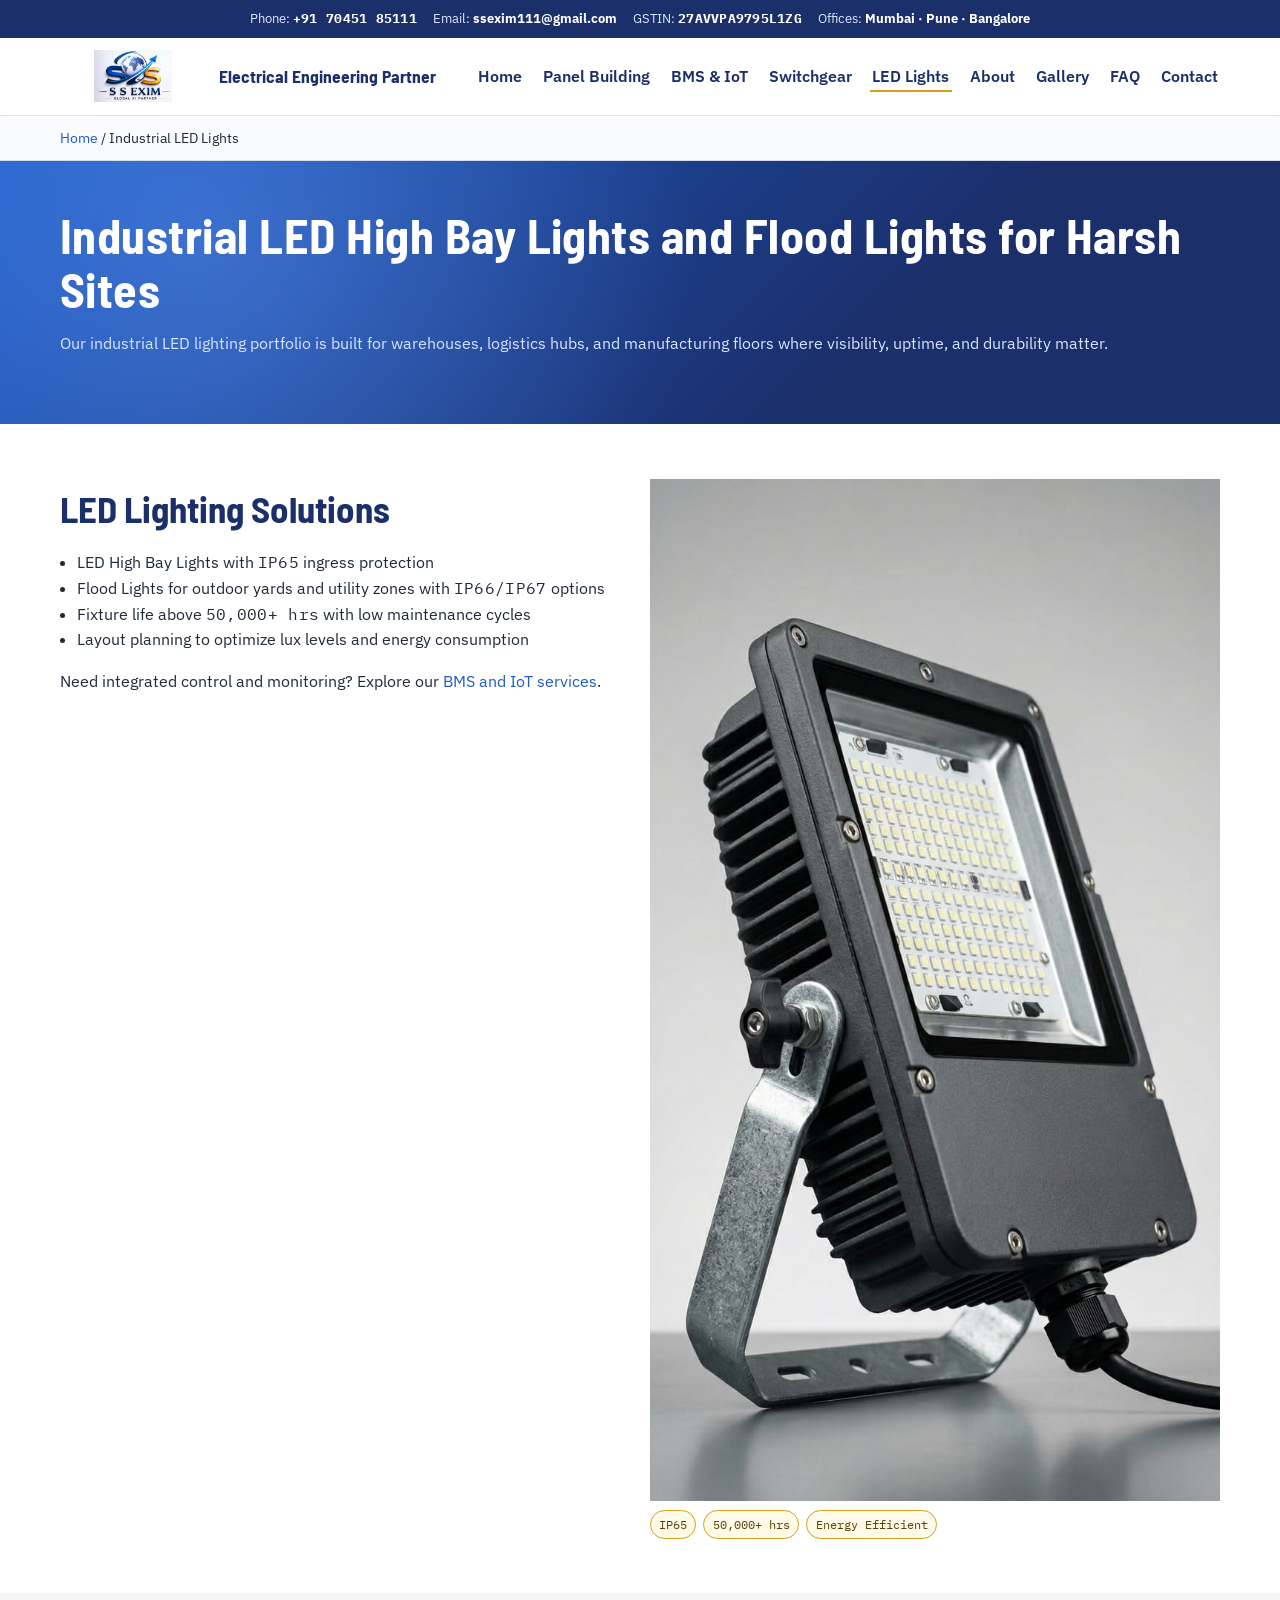
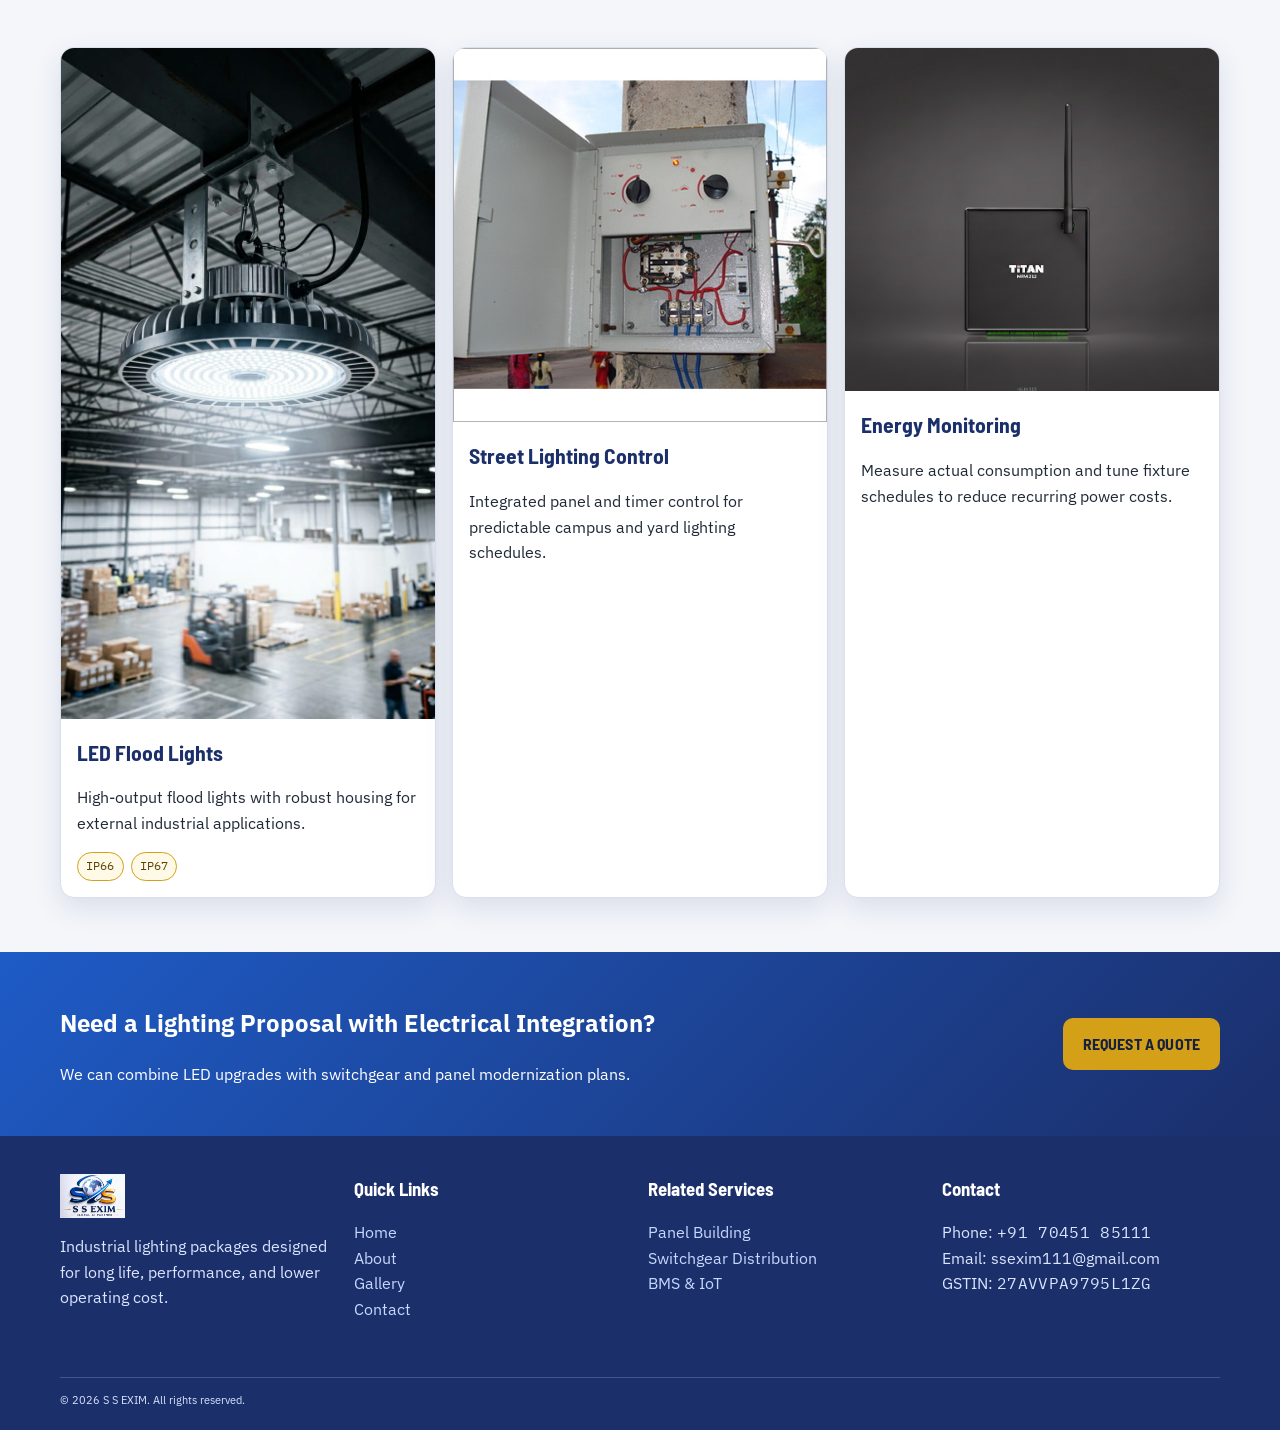
<file: industrial-led-lights.html>
<!doctype html>
<html lang="en">
<head>
  <meta charset="utf-8">
  <meta name="viewport" content="width=device-width, initial-scale=1">
  <title>Industrial LED High Bay Lights Supplier | S S EXIM</title>
  <meta name="description" content="Industrial LED high bay lights and flood lights with IP65, IP66, and IP67 protection plus 50,000+ hour operating life for demanding facilities.">
  <link rel="icon" href="/favicon.ico" sizes="any">
  <link rel="stylesheet" href="/styles.css">
  <link rel="canonical" href="https://www.ss-exim.com/industrial-led-lights.html">
  <meta property="og:type" content="website">
  <meta property="og:title" content="Industrial LED High Bay Lights Supplier | S S EXIM">
  <meta property="og:description" content="High performance LED high bay and flood lights for warehouses, plants, and infrastructure locations.">
  <meta property="og:url" content="https://www.ss-exim.com/industrial-led-lights.html">
  <meta property="og:image" content="https://www.ss-exim.com/logo.jpg">
  <meta name="twitter:card" content="summary_large_image">
  <meta name="twitter:title" content="Industrial LED High Bay Lights Supplier | S S EXIM">
  <meta name="twitter:description" content="IP-rated industrial LED solutions with efficient lumen output and long maintenance intervals.">
  <meta name="twitter:image" content="https://www.ss-exim.com/logo.jpg">
  <script type="application/ld+json">
  {
    "@context": "https://schema.org",
    "@type": "BreadcrumbList",
    "itemListElement": [
      {"@type": "ListItem", "position": 1, "name": "Home", "item": "https://www.ss-exim.com/"},
      {"@type": "ListItem", "position": 2, "name": "Industrial LED Lights", "item": "https://www.ss-exim.com/industrial-led-lights.html"}
    ]
  }
  </script>
  <script defer src="/main.js"></script>
</head>
<body>
  <div class="topbar"><div class="container"><span>Phone: <strong class="mono">+91 70451 85111</strong></span><span>Email: <strong>ssexim111@gmail.com</strong></span><span>GSTIN: <strong class="mono">27AVVPA9795L1ZG</strong></span><span>Offices: <strong>Mumbai · Pune · Bangalore</strong></span></div></div>
  <header class="site-header"><div class="container header-inner"><a class="brand" href="/"><img src="/logo.jpg" alt="S S EXIM logo" width="146" height="52" loading="eager"><span>Electrical Engineering Partner</span></a><button class="nav-toggle" type="button" data-nav-toggle aria-expanded="false" aria-label="Toggle navigation"><span></span><span></span><span></span></button><nav class="main-nav" data-main-nav><ul><li><a href="/">Home</a></li><li><a href="/panel-building.html">Panel Building</a></li><li><a href="/bms-iot-solutions.html">BMS & IoT</a></li><li><a href="/switchgear-distributor.html">Switchgear</a></li><li><a class="active" href="/industrial-led-lights.html">LED Lights</a></li><li><a href="/about.html">About</a></li><li><a href="/gallery.html">Gallery</a></li><li><a href="/faq.html">FAQ</a></li><li><a href="/contact.html">Contact</a></li></ul></nav></div></header>
  <div class="breadcrumbs"><div class="container"><a href="/">Home</a> / <span>Industrial LED Lights</span></div></div>

  <main>
    <section class="page-hero"><div class="container"><h1>Industrial LED High Bay Lights and Flood Lights for Harsh Sites</h1><p>Our industrial LED lighting portfolio is built for warehouses, logistics hubs, and manufacturing floors where visibility, uptime, and durability matter.</p></div></section>

    <section class="section"><div class="container two-col"><article><h2>LED Lighting Solutions</h2><ul class="list-clean"><li>LED High Bay Lights with <span class="mono">IP65</span> ingress protection</li><li>Flood Lights for outdoor yards and utility zones with <span class="mono">IP66/IP67</span> options</li><li>Fixture life above <span class="mono">50,000+ hrs</span> with low maintenance cycles</li><li>Layout planning to optimize lux levels and energy consumption</li></ul><p>Need integrated control and monitoring? Explore our <a href="/bms-iot-solutions.html">BMS and IoT services</a>.</p></article><article><img src="/high-bay-light.jpg" alt="Industrial LED high bay light installed in warehouse" width="760" height="520" loading="lazy"><div class="spec-chips"><span class="spec-chip">IP65</span><span class="spec-chip">50,000+ hrs</span><span class="spec-chip">Energy Efficient</span></div></article></div></section>

    <section class="section section-alt"><div class="container"><div class="grid"><article class="card"><img src="/flood-light.jpg" alt="Industrial LED flood light for outdoor utility areas" width="640" height="420" loading="lazy"><div class="card-body"><h3>LED Flood Lights</h3><p>High-output flood lights with robust housing for external industrial applications.</p><div class="spec-chips"><span class="spec-chip">IP66</span><span class="spec-chip">IP67</span></div></div></article><article class="card"><img src="/street-light-panel.jpg" alt="Street lighting control panel for industrial campuses" width="640" height="420" loading="lazy"><div class="card-body"><h3>Street Lighting Control</h3><p>Integrated panel and timer control for predictable campus and yard lighting schedules.</p></div></article><article class="card"><img src="/energy-meter.jpg" alt="Energy meter integration for lighting energy audit" width="640" height="420" loading="lazy"><div class="card-body"><h3>Energy Monitoring</h3><p>Measure actual consumption and tune fixture schedules to reduce recurring power costs.</p></div></article></div></div></section>

    <section class="cta-band"><div class="container"><div><h2>Need a Lighting Proposal with Electrical Integration?</h2><p>We can combine LED upgrades with switchgear and panel modernization plans.</p></div><a class="cta-btn" href="/contact.html">Request a Quote</a></div></section>
  </main>

  <footer class="site-footer"><div class="container footer-grid"><div><img class="footer-logo" src="/logo.jpg" alt="S S EXIM footer logo" width="150" height="54" loading="lazy"><p>Industrial lighting packages designed for long life, performance, and lower operating cost.</p></div><div><h3>Quick Links</h3><p><a href="/">Home</a><br><a href="/about.html">About</a><br><a href="/gallery.html">Gallery</a><br><a href="/contact.html">Contact</a></p></div><div><h3>Related Services</h3><p><a href="/panel-building.html">Panel Building</a><br><a href="/switchgear-distributor.html">Switchgear Distribution</a><br><a href="/bms-iot-solutions.html">BMS & IoT</a></p></div><div><h3>Contact</h3><p>Phone: <span class="mono">+91 70451 85111</span><br>Email: ssexim111@gmail.com<br>GSTIN: <span class="mono">27AVVPA9795L1ZG</span></p></div></div><div class="container footer-bottom"><small>© 2026 S S EXIM. All rights reserved.</small></div></footer>
</body>
</html>
</file>
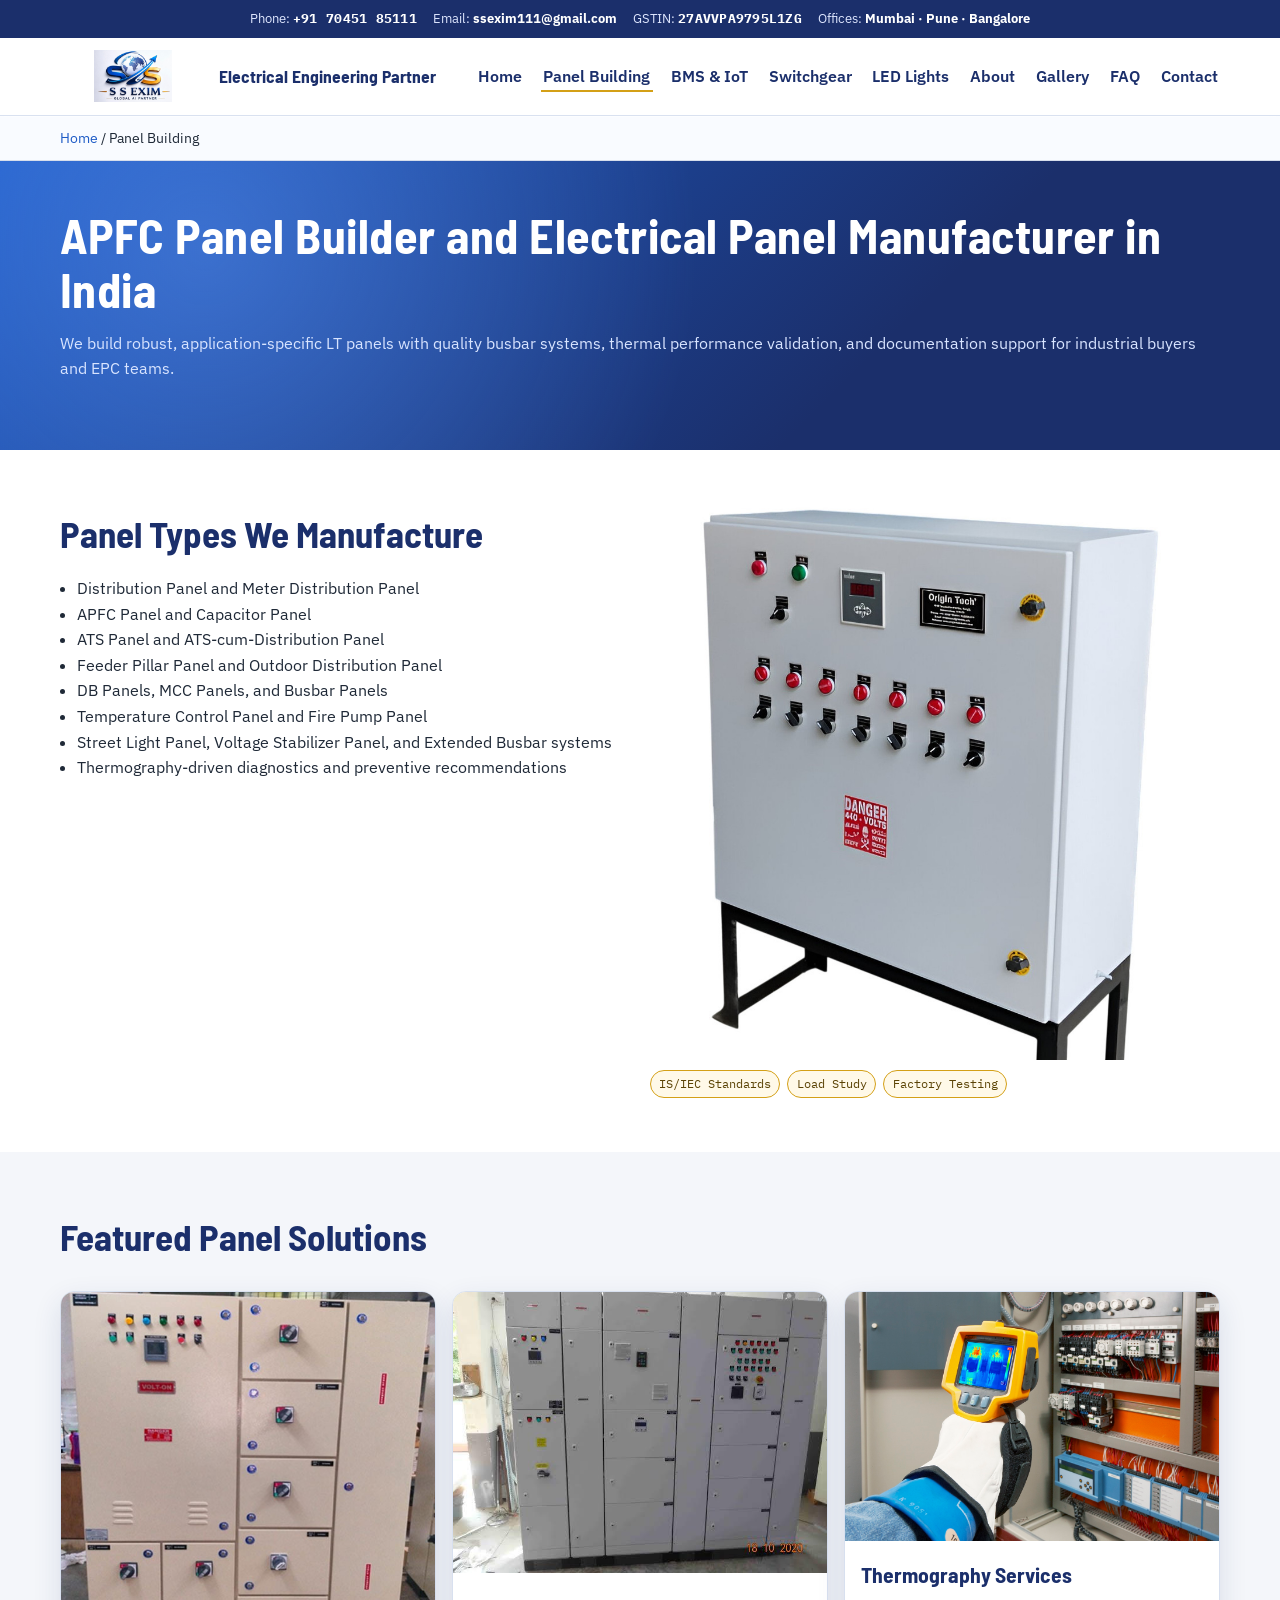
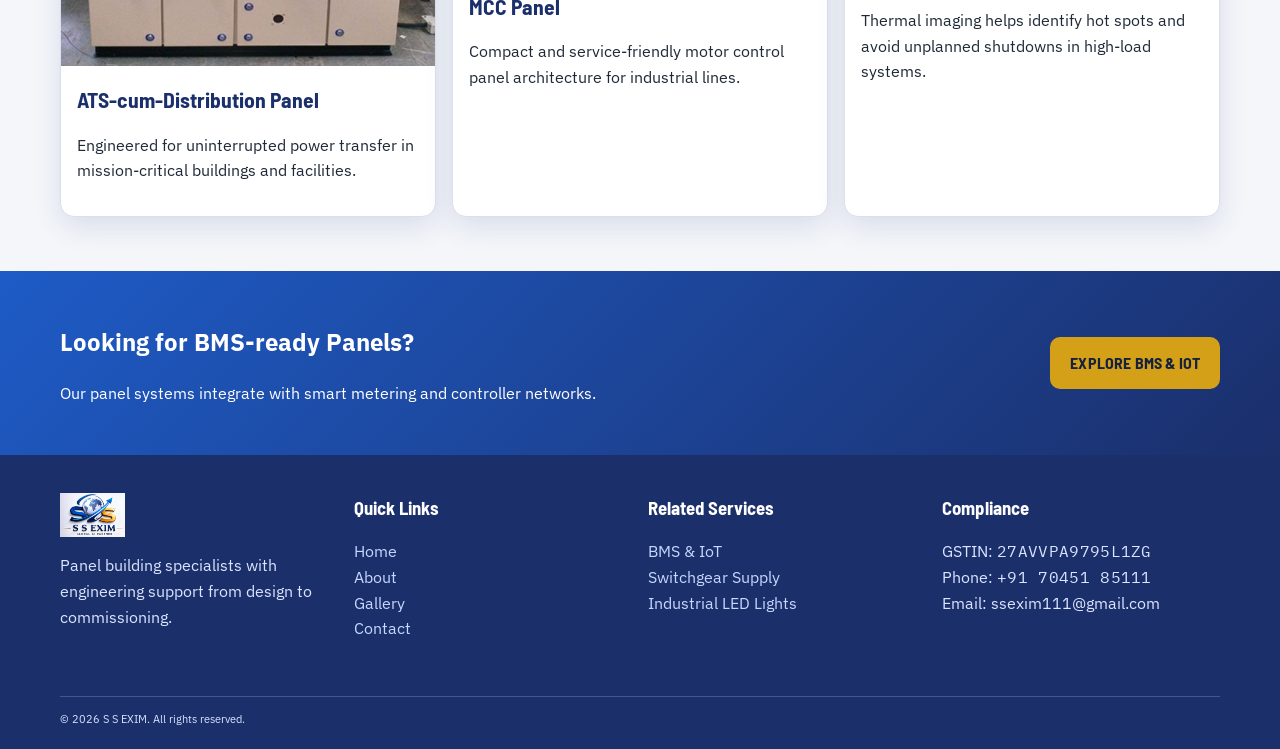
<file: panel-building.html>
<!doctype html>
<html lang="en">
<head>
  <meta charset="utf-8">
  <meta name="viewport" content="width=device-width, initial-scale=1">
  <title>APFC Panel Builder & Electrical Panels | S S EXIM</title>
  <meta name="description" content="APFC panel builder and electrical panel manufacturer for distribution, ATS, MCC, feeder pillar, fire pump, busbar, and thermography-ready panels.">
  <link rel="icon" href="/favicon.ico" sizes="any">
  <link rel="stylesheet" href="/styles.css">
  <link rel="canonical" href="https://www.ss-exim.com/panel-building.html">
  <meta property="og:type" content="website">
  <meta property="og:title" content="APFC Panel Builder & Electrical Panels | S S EXIM">
  <meta property="og:description" content="IS/IEC compliant panel building services for industrial and infrastructure projects across India.">
  <meta property="og:url" content="https://www.ss-exim.com/panel-building.html">
  <meta property="og:image" content="https://www.ss-exim.com/logo.jpg">
  <meta name="twitter:card" content="summary_large_image">
  <meta name="twitter:title" content="APFC Panel Builder & Electrical Panels | S S EXIM">
  <meta name="twitter:description" content="Comprehensive panel building services including APFC, ATS, MCC, DB, and outdoor distribution panels.">
  <meta name="twitter:image" content="https://www.ss-exim.com/logo.jpg">
  <script type="application/ld+json">
  {
    "@context": "https://schema.org",
    "@type": "BreadcrumbList",
    "itemListElement": [
      {"@type": "ListItem", "position": 1, "name": "Home", "item": "https://www.ss-exim.com/"},
      {"@type": "ListItem", "position": 2, "name": "Panel Building", "item": "https://www.ss-exim.com/panel-building.html"}
    ]
  }
  </script>
  <script defer src="/main.js"></script>
</head>
<body>
  <div class="topbar"><div class="container"><span>Phone: <strong class="mono">+91 70451 85111</strong></span><span>Email: <strong>ssexim111@gmail.com</strong></span><span>GSTIN: <strong class="mono">27AVVPA9795L1ZG</strong></span><span>Offices: <strong>Mumbai · Pune · Bangalore</strong></span></div></div>
  <header class="site-header">
    <div class="container header-inner">
      <a class="brand" href="/"><img src="/logo.jpg" alt="S S EXIM logo" width="146" height="52" loading="eager"><span>Electrical Engineering Partner</span></a>
      <button class="nav-toggle" type="button" data-nav-toggle aria-expanded="false" aria-label="Toggle navigation"><span></span><span></span><span></span></button>
      <nav class="main-nav" data-main-nav><ul><li><a href="/">Home</a></li><li><a class="active" href="/panel-building.html">Panel Building</a></li><li><a href="/bms-iot-solutions.html">BMS & IoT</a></li><li><a href="/switchgear-distributor.html">Switchgear</a></li><li><a href="/industrial-led-lights.html">LED Lights</a></li><li><a href="/about.html">About</a></li><li><a href="/gallery.html">Gallery</a></li><li><a href="/faq.html">FAQ</a></li><li><a href="/contact.html">Contact</a></li></ul></nav>
    </div>
  </header>

  <div class="breadcrumbs"><div class="container"><a href="/">Home</a> / <span>Panel Building</span></div></div>

  <main>
    <section class="page-hero">
      <div class="container">
        <h1>APFC Panel Builder and Electrical Panel Manufacturer in India</h1>
        <p>We build robust, application-specific LT panels with quality busbar systems, thermal performance validation, and documentation support for industrial buyers and EPC teams.</p>
      </div>
    </section>

    <section class="section">
      <div class="container two-col">
        <article>
          <h2>Panel Types We Manufacture</h2>
          <ul class="list-clean">
            <li>Distribution Panel and Meter Distribution Panel</li>
            <li>APFC Panel and Capacitor Panel</li>
            <li>ATS Panel and ATS-cum-Distribution Panel</li>
            <li>Feeder Pillar Panel and Outdoor Distribution Panel</li>
            <li>DB Panels, MCC Panels, and Busbar Panels</li>
            <li>Temperature Control Panel and Fire Pump Panel</li>
            <li>Street Light Panel, Voltage Stabilizer Panel, and Extended Busbar systems</li>
            <li>Thermography-driven diagnostics and preventive recommendations</li>
          </ul>
        </article>
        <article>
          <img src="/apfc-panel.jpg" alt="APFC panel building workshop with copper busbar assembly" width="760" height="520" loading="lazy">
          <div class="spec-chips">
            <span class="spec-chip">IS/IEC Standards</span>
            <span class="spec-chip">Load Study</span>
            <span class="spec-chip">Factory Testing</span>
          </div>
        </article>
      </div>
    </section>

    <section class="section section-alt">
      <div class="container">
        <div class="section-head"><h2>Featured Panel Solutions</h2></div>
        <div class="grid">
          <article class="card"><img src="/ats-cum-distribution-panel.jpg" alt="ATS cum distribution panel for critical power continuity" width="640" height="420" loading="lazy"><div class="card-body"><h3>ATS-cum-Distribution Panel</h3><p>Engineered for uninterrupted power transfer in mission-critical buildings and facilities.</p></div></article>
          <article class="card"><img src="/mcc-panel.jpg" alt="Motor control center panel for process industries" width="640" height="420" loading="lazy"><div class="card-body"><h3>MCC Panel</h3><p>Compact and service-friendly motor control panel architecture for industrial lines.</p></div></article>
          <article class="card"><img src="/thermography.jpg" alt="Electrical panel thermography inspection for predictive maintenance" width="640" height="420" loading="lazy"><div class="card-body"><h3>Thermography Services</h3><p>Thermal imaging helps identify hot spots and avoid unplanned shutdowns in high-load systems.</p></div></article>
        </div>
      </div>
    </section>

    <section class="cta-band"><div class="container"><div><h2>Looking for BMS-ready Panels?</h2><p>Our panel systems integrate with smart metering and controller networks.</p></div><a class="cta-btn" href="/bms-iot-solutions.html">Explore BMS & IoT</a></div></section>
  </main>

  <footer class="site-footer"><div class="container footer-grid"><div><img class="footer-logo" src="/logo.jpg" alt="S S EXIM footer logo" width="150" height="54" loading="lazy"><p>Panel building specialists with engineering support from design to commissioning.</p></div><div><h3>Quick Links</h3><p><a href="/">Home</a><br><a href="/about.html">About</a><br><a href="/gallery.html">Gallery</a><br><a href="/contact.html">Contact</a></p></div><div><h3>Related Services</h3><p><a href="/bms-iot-solutions.html">BMS & IoT</a><br><a href="/switchgear-distributor.html">Switchgear Supply</a><br><a href="/industrial-led-lights.html">Industrial LED Lights</a></p></div><div><h3>Compliance</h3><p>GSTIN: <span class="mono">27AVVPA9795L1ZG</span><br>Phone: <span class="mono">+91 70451 85111</span><br>Email: ssexim111@gmail.com</p></div></div><div class="container footer-bottom"><small>© 2026 S S EXIM. All rights reserved.</small></div></footer>
</body>
</html>
</file>
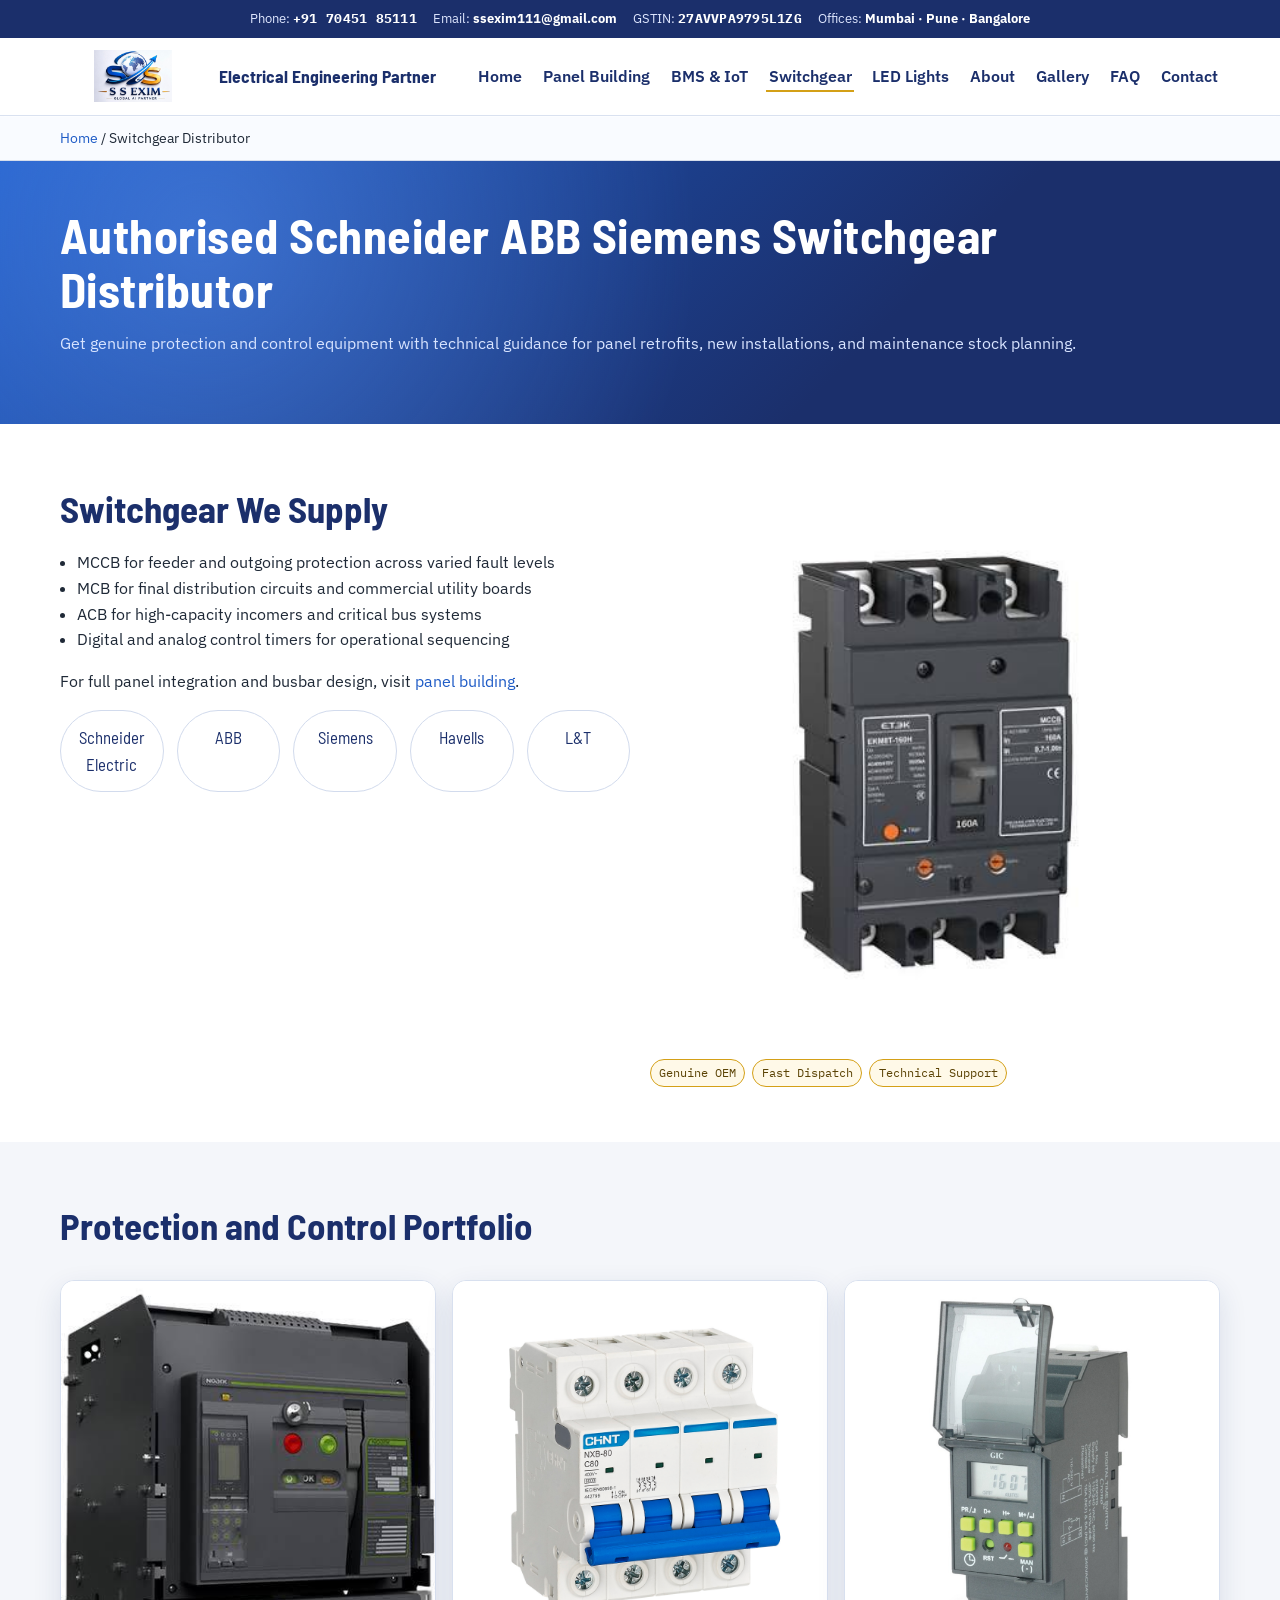
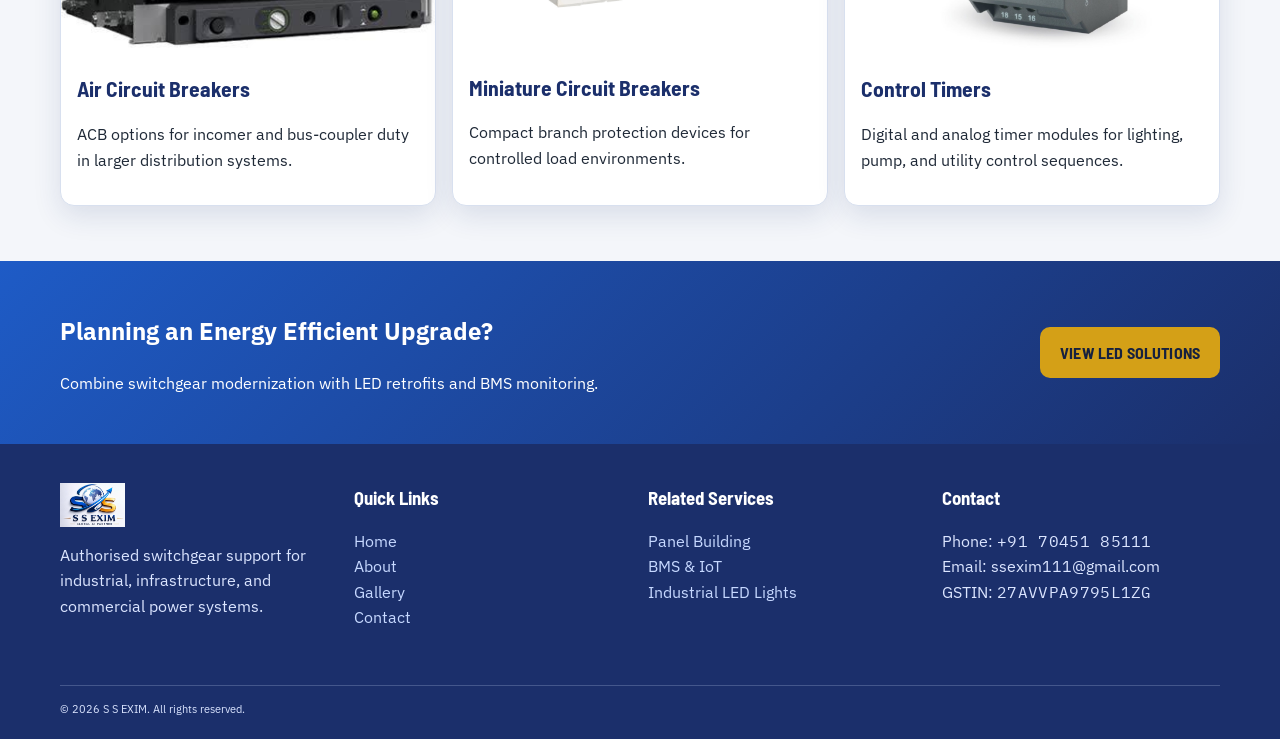
<file: switchgear-distributor.html>
<!doctype html>
<html lang="en">
<head>
  <meta charset="utf-8">
  <meta name="viewport" content="width=device-width, initial-scale=1">
  <title>Authorised Switchgear Distributor India | S S EXIM</title>
  <meta name="description" content="Authorised Schneider ABB Siemens switchgear distributor offering MCCB, MCB, ACB, and digital or analog timers for industrial projects.">
  <link rel="icon" href="/favicon.ico" sizes="any">
  <link rel="stylesheet" href="/styles.css">
  <link rel="canonical" href="https://www.ss-exim.com/switchgear-distributor.html">
  <meta property="og:type" content="website">
  <meta property="og:title" content="Authorised Switchgear Distributor India | S S EXIM">
  <meta property="og:description" content="Supply of genuine MCCB, MCB, ACB, and control timers from Schneider, ABB, Siemens, Havells, and L&T.">
  <meta property="og:url" content="https://www.ss-exim.com/switchgear-distributor.html">
  <meta property="og:image" content="https://www.ss-exim.com/logo.jpg">
  <meta name="twitter:card" content="summary_large_image">
  <meta name="twitter:title" content="Authorised Switchgear Distributor India | S S EXIM">
  <meta name="twitter:description" content="Industrial switchgear distribution for panel builders, EPC teams, and maintenance contractors.">
  <meta name="twitter:image" content="https://www.ss-exim.com/logo.jpg">
  <script type="application/ld+json">
  {
    "@context": "https://schema.org",
    "@type": "BreadcrumbList",
    "itemListElement": [
      {"@type": "ListItem", "position": 1, "name": "Home", "item": "https://www.ss-exim.com/"},
      {"@type": "ListItem", "position": 2, "name": "Switchgear Distributor", "item": "https://www.ss-exim.com/switchgear-distributor.html"}
    ]
  }
  </script>
  <script defer src="/main.js"></script>
</head>
<body>
  <div class="topbar"><div class="container"><span>Phone: <strong class="mono">+91 70451 85111</strong></span><span>Email: <strong>ssexim111@gmail.com</strong></span><span>GSTIN: <strong class="mono">27AVVPA9795L1ZG</strong></span><span>Offices: <strong>Mumbai · Pune · Bangalore</strong></span></div></div>
  <header class="site-header"><div class="container header-inner"><a class="brand" href="/"><img src="/logo.jpg" alt="S S EXIM logo" width="146" height="52" loading="eager"><span>Electrical Engineering Partner</span></a><button class="nav-toggle" type="button" data-nav-toggle aria-expanded="false" aria-label="Toggle navigation"><span></span><span></span><span></span></button><nav class="main-nav" data-main-nav><ul><li><a href="/">Home</a></li><li><a href="/panel-building.html">Panel Building</a></li><li><a href="/bms-iot-solutions.html">BMS & IoT</a></li><li><a class="active" href="/switchgear-distributor.html">Switchgear</a></li><li><a href="/industrial-led-lights.html">LED Lights</a></li><li><a href="/about.html">About</a></li><li><a href="/gallery.html">Gallery</a></li><li><a href="/faq.html">FAQ</a></li><li><a href="/contact.html">Contact</a></li></ul></nav></div></header>
  <div class="breadcrumbs"><div class="container"><a href="/">Home</a> / <span>Switchgear Distributor</span></div></div>

  <main>
    <section class="page-hero"><div class="container"><h1>Authorised Schneider ABB Siemens Switchgear Distributor</h1><p>Get genuine protection and control equipment with technical guidance for panel retrofits, new installations, and maintenance stock planning.</p></div></section>

    <section class="section"><div class="container two-col"><article><h2>Switchgear We Supply</h2><ul class="list-clean"><li>MCCB for feeder and outgoing protection across varied fault levels</li><li>MCB for final distribution circuits and commercial utility boards</li><li>ACB for high-capacity incomers and critical bus systems</li><li>Digital and analog control timers for operational sequencing</li></ul><p>For full panel integration and busbar design, visit <a href="/panel-building.html">panel building</a>.</p><div class="partners"><div class="partner-pill">Schneider Electric</div><div class="partner-pill">ABB</div><div class="partner-pill">Siemens</div><div class="partner-pill">Havells</div><div class="partner-pill">L&amp;T</div></div></article><article><img src="/mccb.jpg" alt="Industrial MCCB and MCB switchgear supply from authorised distributor" width="760" height="520" loading="lazy"><div class="spec-chips"><span class="spec-chip">Genuine OEM</span><span class="spec-chip">Fast Dispatch</span><span class="spec-chip">Technical Support</span></div></article></div></section>

    <section class="section section-alt"><div class="container"><div class="section-head"><h2>Protection and Control Portfolio</h2></div><div class="grid"><article class="card"><img src="/acb.jpg" alt="Air circuit breaker for high current applications" width="640" height="420" loading="lazy"><div class="card-body"><h3>Air Circuit Breakers</h3><p>ACB options for incomer and bus-coupler duty in larger distribution systems.</p></div></article><article class="card"><img src="/miniature-circuit-breaker.jpg" alt="Miniature circuit breaker for branch protection" width="640" height="420" loading="lazy"><div class="card-body"><h3>Miniature Circuit Breakers</h3><p>Compact branch protection devices for controlled load environments.</p></div></article><article class="card"><img src="/digital-analog-control-timer.jpg" alt="Digital and analog control timer for industrial automation" width="640" height="420" loading="lazy"><div class="card-body"><h3>Control Timers</h3><p>Digital and analog timer modules for lighting, pump, and utility control sequences.</p></div></article></div></div></section>

    <section class="cta-band"><div class="container"><div><h2>Planning an Energy Efficient Upgrade?</h2><p>Combine switchgear modernization with LED retrofits and BMS monitoring.</p></div><a class="cta-btn" href="/industrial-led-lights.html">View LED Solutions</a></div></section>
  </main>

  <footer class="site-footer"><div class="container footer-grid"><div><img class="footer-logo" src="/logo.jpg" alt="S S EXIM footer logo" width="150" height="54" loading="lazy"><p>Authorised switchgear support for industrial, infrastructure, and commercial power systems.</p></div><div><h3>Quick Links</h3><p><a href="/">Home</a><br><a href="/about.html">About</a><br><a href="/gallery.html">Gallery</a><br><a href="/contact.html">Contact</a></p></div><div><h3>Related Services</h3><p><a href="/panel-building.html">Panel Building</a><br><a href="/bms-iot-solutions.html">BMS & IoT</a><br><a href="/industrial-led-lights.html">Industrial LED Lights</a></p></div><div><h3>Contact</h3><p>Phone: <span class="mono">+91 70451 85111</span><br>Email: ssexim111@gmail.com<br>GSTIN: <span class="mono">27AVVPA9795L1ZG</span></p></div></div><div class="container footer-bottom"><small>© 2026 S S EXIM. All rights reserved.</small></div></footer>
</body>
</html>
</file>
<file: styles.css>
@import url('https://fonts.googleapis.com/css2?family=Barlow+Semi+Condensed:wght@500;600;700;800&family=IBM+Plex+Mono:wght@400;500&family=IBM+Plex+Sans:wght@400;500;600;700&display=swap');

:root {
  --navy: #1b2f6b;
  --blue: #1e5bc6;
  --blue-light: #3b82e0;
  --gold: #d4a017;
  --gold-hover: #b8860b;
  --white: #ffffff;
  --cool-grey: #f4f6fa;
  --text: #1f2937;
  --muted: #51607a;
  --radius: 14px;
  --shadow: 0 10px 28px rgba(27, 47, 107, 0.12);
  --container: 1160px;
}

* {
  box-sizing: border-box;
}

html {
  scroll-behavior: smooth;
}

body {
  margin: 0;
  color: var(--text);
  background: var(--white);
  font-family: 'IBM Plex Sans', sans-serif;
  line-height: 1.6;
}

a {
  color: var(--blue);
  text-decoration: none;
}

a:hover {
  color: var(--navy);
}

img {
  max-width: 100%;
  height: auto;
  display: block;
}

:focus-visible {
  outline: 3px solid var(--gold);
  outline-offset: 2px;
}

.container {
  width: min(100% - 2rem, var(--container));
  margin-inline: auto;
}

.topbar {
  background: var(--navy);
  color: #dfe7ff;
  font-size: 0.84rem;
}

.topbar .container {
  display: flex;
  flex-wrap: wrap;
  gap: 0.45rem 1rem;
  align-items: center;
  justify-content: center;
  padding: 0.5rem 0;
}

.topbar strong,
.topbar .mono {
  color: var(--white);
}

.mono {
  font-family: 'IBM Plex Mono', monospace;
  letter-spacing: 0.02em;
}

.site-header {
  position: sticky;
  top: 0;
  z-index: 40;
  background: rgba(255, 255, 255, 0.96);
  border-bottom: 1px solid #d9e1f0;
  backdrop-filter: blur(5px);
}

.header-inner {
  display: flex;
  align-items: center;
  justify-content: space-between;
  gap: 1rem;
  padding: 0.8rem 0;
}

.brand {
  display: inline-flex;
  align-items: center;
  gap: 0.8rem;
  color: var(--navy);
  font-weight: 700;
  font-family: 'Barlow Semi Condensed', sans-serif;
  font-size: 1.1rem;
}

.brand img {
  width: 146px;
  height: 52px;
  object-fit: contain;
}

.nav-toggle {
  display: none;
  border: 1px solid #c9d3e6;
  background: var(--white);
  border-radius: 8px;
  padding: 0.45rem;
  cursor: pointer;
}

.nav-toggle span {
  display: block;
  width: 22px;
  height: 2px;
  background: var(--navy);
  margin: 4px 0;
}

.main-nav ul {
  display: flex;
  align-items: center;
  list-style: none;
  gap: 1rem;
  margin: 0;
  padding: 0;
}

.main-nav a {
  color: var(--navy);
  font-weight: 600;
  padding: 0.3rem 0.15rem;
  border-bottom: 2px solid transparent;
}

.main-nav a:hover,
.main-nav a.active {
  border-color: var(--gold);
}

.cta-btn {
  display: inline-flex;
  align-items: center;
  justify-content: center;
  border: none;
  background: var(--gold);
  color: #16213f;
  font-weight: 700;
  font-family: 'Barlow Semi Condensed', sans-serif;
  letter-spacing: 0.01em;
  padding: 0.82rem 1.25rem;
  border-radius: 10px;
  text-transform: uppercase;
  transition: background 0.2s ease, transform 0.2s ease;
}

.cta-btn:hover {
  background: var(--gold-hover);
  color: var(--white);
  transform: translateY(-1px);
}

.hero {
  background:
    radial-gradient(circle at 15% 22%, rgba(74, 135, 242, 0.45), transparent 35%),
    radial-gradient(circle at 82% 0%, rgba(30, 91, 198, 0.52), transparent 40%),
    linear-gradient(135deg, #1e5bc6, #1b2f6b 68%);
  color: var(--white);
  padding: 4.2rem 0 3.6rem;
}

.hero-grid {
  display: grid;
  gap: 2rem;
  align-items: center;
  grid-template-columns: 1.2fr 1fr;
}

.hero h1,
.page-hero h1 {
  font-family: 'Barlow Semi Condensed', sans-serif;
  font-size: clamp(2rem, 4vw, 3rem);
  line-height: 1.12;
  margin: 0 0 0.9rem;
  letter-spacing: 0.01em;
}

.hero p,
.page-hero p {
  color: #d8e4ff;
  margin: 0 0 1.25rem;
}

.hero-card {
  background: rgba(255, 255, 255, 0.08);
  border: 1px solid rgba(255, 255, 255, 0.2);
  border-radius: var(--radius);
  padding: 1rem;
}

.hero-card img {
  width: 100%;
  border-radius: 10px;
}

.stat-strip {
  background: var(--cool-grey);
  border-bottom: 1px solid #d7deeb;
}

.stats {
  display: grid;
  gap: 1rem;
  grid-template-columns: repeat(4, minmax(0, 1fr));
  padding: 1.1rem 0;
}

.stat {
  background: var(--white);
  border-radius: 12px;
  border: 1px solid #d5def1;
  box-shadow: 0 8px 20px rgba(28, 60, 120, 0.06);
  text-align: center;
  padding: 0.85rem;
}

.stat strong {
  color: var(--navy);
  font-size: 1.25rem;
  font-family: 'Barlow Semi Condensed', sans-serif;
  display: block;
}

.section {
  padding: 3.4rem 0;
}

.section-alt {
  background: var(--cool-grey);
}

.section h2 {
  color: var(--navy);
  margin: 0 0 0.8rem;
  font-family: 'Barlow Semi Condensed', sans-serif;
  font-size: clamp(1.6rem, 3vw, 2.3rem);
}

.section-head {
  max-width: 800px;
  margin-bottom: 1.6rem;
}

.grid {
  display: grid;
  gap: 1rem;
  grid-template-columns: repeat(3, minmax(0, 1fr));
}

.card {
  background: var(--white);
  border: 1px solid #d8e0ef;
  border-radius: var(--radius);
  overflow: hidden;
  box-shadow: var(--shadow);
}

.card-body {
  padding: 1rem;
}

.card h3 {
  margin: 0 0 0.35rem;
  color: var(--navy);
  font-family: 'Barlow Semi Condensed', sans-serif;
  font-size: 1.35rem;
}

.spec-chips {
  display: flex;
  gap: 0.45rem;
  flex-wrap: wrap;
  margin-top: 0.6rem;
}

.spec-chip {
  border: 1px solid var(--gold);
  color: #5b4305;
  border-radius: 999px;
  background: #fff9e8;
  padding: 0.2rem 0.52rem;
  font-size: 0.78rem;
  font-family: 'IBM Plex Mono', monospace;
}

.partners {
  display: grid;
  gap: 0.8rem;
  grid-template-columns: repeat(5, minmax(0, 1fr));
}

.partner-pill {
  text-align: center;
  border: 1px solid #d2dbed;
  background: var(--white);
  color: var(--navy);
  border-radius: 999px;
  padding: 0.8rem 0.5rem;
  font-family: 'Barlow Semi Condensed', sans-serif;
  font-size: 1.05rem;
}

.cta-band {
  background: linear-gradient(135deg, #1e5bc6, #1b2f6b);
  color: var(--white);
}

.cta-band .container {
  display: flex;
  align-items: center;
  justify-content: space-between;
  gap: 1rem;
  padding: 2rem 0;
}

.breadcrumbs {
  border-bottom: 1px solid #d7deeb;
  background: #f9fbff;
  font-size: 0.9rem;
}

.breadcrumbs .container {
  padding: 0.65rem 0;
}

.breadcrumbs a {
  color: var(--blue);
}

.page-hero {
  background:
    radial-gradient(circle at 16% 30%, rgba(97, 153, 248, 0.45), transparent 45%),
    linear-gradient(135deg, #1e5bc6, #1b2f6b 68%);
  color: var(--white);
  padding: 3rem 0;
}

.two-col {
  display: grid;
  gap: 1.2rem;
  grid-template-columns: 1fr 1fr;
}

.list-clean {
  margin: 0;
  padding-left: 1.05rem;
}

.filters {
  display: flex;
  gap: 0.5rem;
  flex-wrap: wrap;
  margin: 0.7rem 0 1.4rem;
}

.filter-btn {
  border: 1px solid #bac9e6;
  color: var(--navy);
  background: var(--white);
  border-radius: 999px;
  padding: 0.35rem 0.85rem;
  cursor: pointer;
  font-family: 'IBM Plex Sans', sans-serif;
  font-weight: 600;
}

.filter-btn.active,
.filter-btn:hover {
  border-color: var(--gold);
  color: #6d4d07;
  background: #fff8df;
}

.gallery-item[hidden] {
  display: none !important;
}

.faq-item {
  background: var(--white);
  border: 1px solid #d7deeb;
  border-radius: 12px;
  padding: 1rem;
  margin-bottom: 0.8rem;
}

.faq-item h3 {
  margin: 0 0 0.5rem;
  color: var(--navy);
  font-family: 'Barlow Semi Condensed', sans-serif;
}

.site-footer {
  background: var(--navy);
  color: #dbe5ff;
}

.footer-grid {
  display: grid;
  gap: 1rem;
  grid-template-columns: repeat(4, minmax(0, 1fr));
  padding: 2.4rem 0;
}

.site-footer h3 {
  margin: 0 0 0.5rem;
  color: var(--white);
  font-family: 'Barlow Semi Condensed', sans-serif;
}

.site-footer a {
  color: #c6d8ff;
}

.footer-logo {
  width: auto;
  height: 44px;
  max-width: 100%;
  object-fit: contain;
  background: transparent;
  border-radius: 0;
  padding: 0;
}

.footer-bottom {
  border-top: 1px solid rgba(214, 227, 255, 0.22);
  padding: 0.7rem 0 1.2rem;
  font-size: 0.85rem;
}

@media (max-width: 1024px) {
  .grid {
    grid-template-columns: repeat(2, minmax(0, 1fr));
  }

  .partners {
    grid-template-columns: repeat(3, minmax(0, 1fr));
  }

  .footer-grid {
    grid-template-columns: repeat(2, minmax(0, 1fr));
  }
}

@media (max-width: 820px) {
  .hero-grid,
  .two-col,
  .cta-band .container {
    grid-template-columns: 1fr;
    display: grid;
  }

  .stats {
    grid-template-columns: repeat(2, minmax(0, 1fr));
  }

  .nav-toggle {
    display: block;
  }

  .main-nav {
    position: absolute;
    right: 1rem;
    top: calc(100% + 0.4rem);
    background: var(--white);
    border: 1px solid #d0daee;
    border-radius: 12px;
    box-shadow: var(--shadow);
    width: min(320px, calc(100vw - 2rem));
    max-height: 0;
    overflow: hidden;
    transition: max-height 0.25s ease;
  }

  .main-nav.open {
    max-height: 85vh;
  }

  .main-nav ul {
    display: grid;
    gap: 0;
    padding: 0.5rem;
  }

  .main-nav a {
    display: block;
    padding: 0.55rem 0.6rem;
    border-bottom-width: 0;
    border-radius: 8px;
  }

  .main-nav a:hover,
  .main-nav a.active {
    background: #eff4ff;
  }
}

@media (max-width: 560px) {
  .brand img {
    width: 120px;
    height: 44px;
  }

  .stats,
  .grid,
  .partners,
  .footer-grid {
    grid-template-columns: 1fr;
  }

  .hero {
    padding: 3.5rem 0 2.7rem;
  }
}

@media (prefers-reduced-motion: reduce) {
  *,
  *::before,
  *::after {
    animation: none !important;
    transition: none !important;
    scroll-behavior: auto !important;
  }
}
</file>
